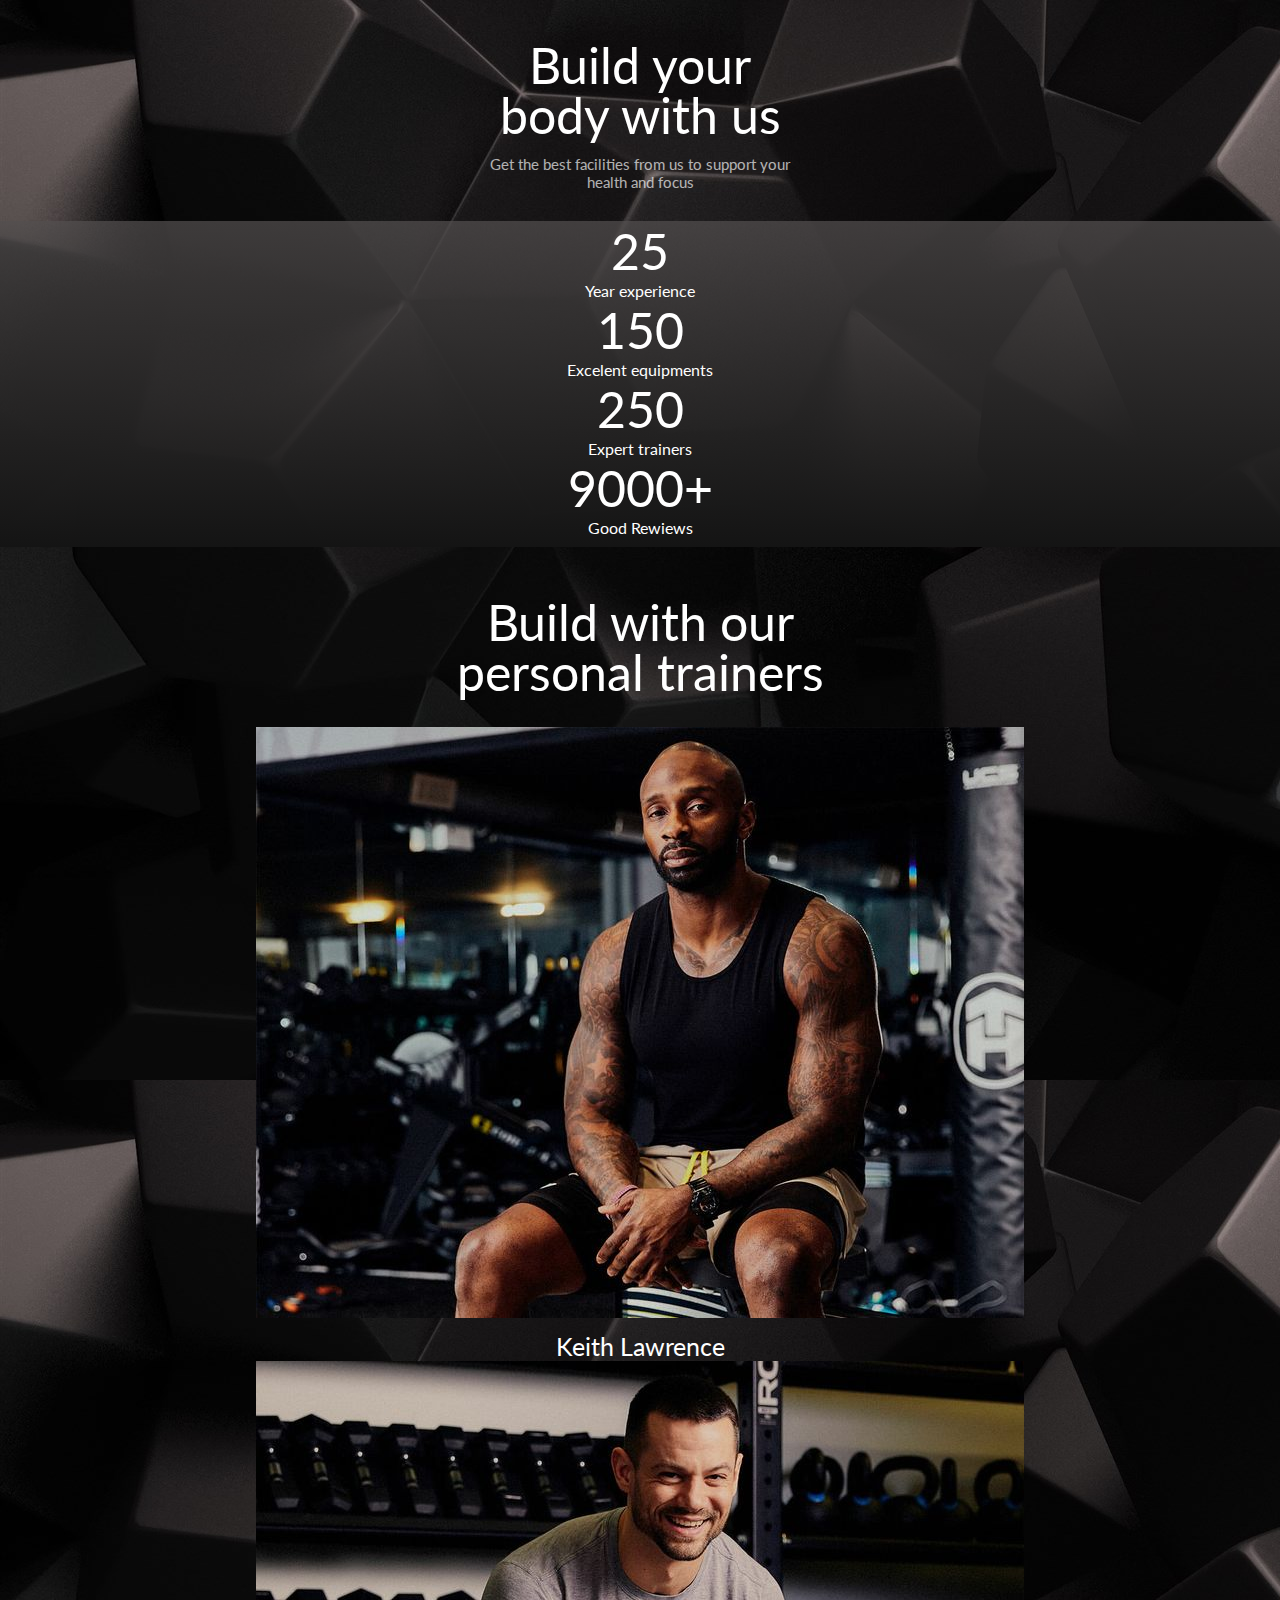
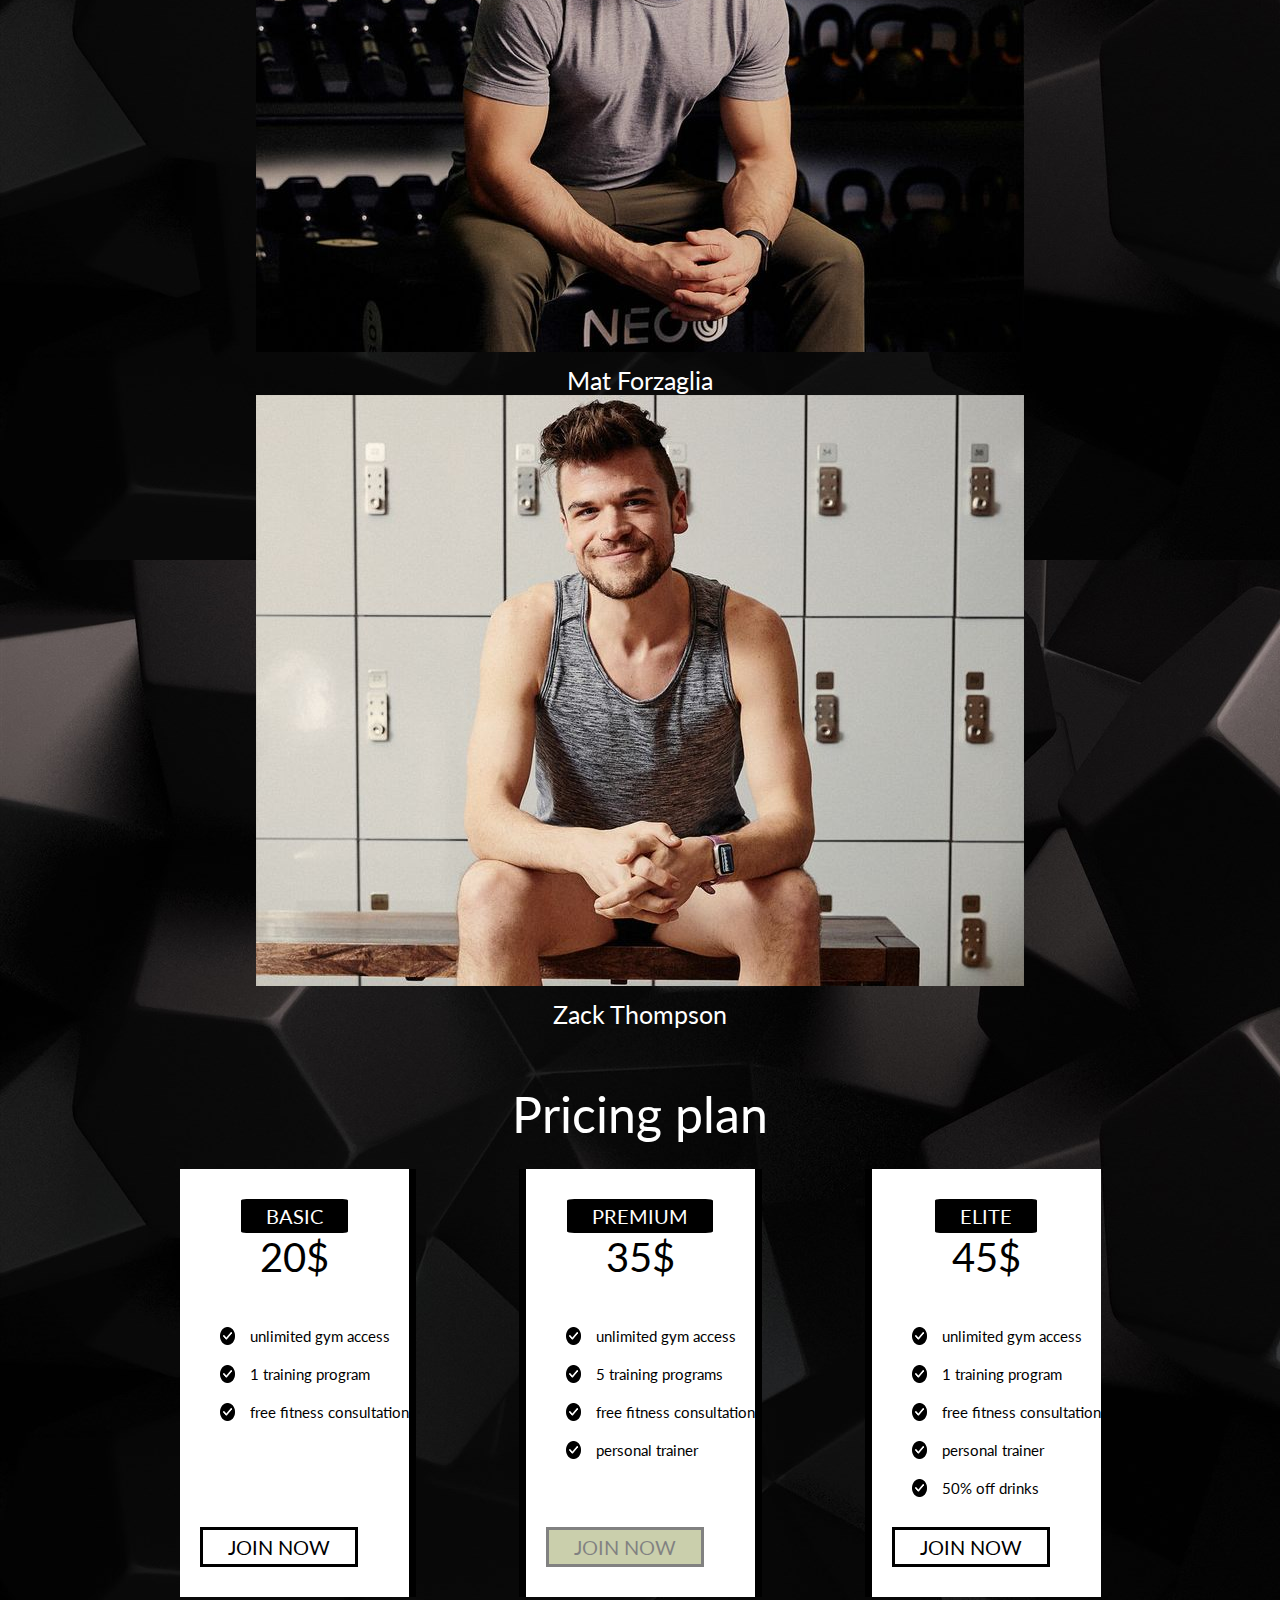
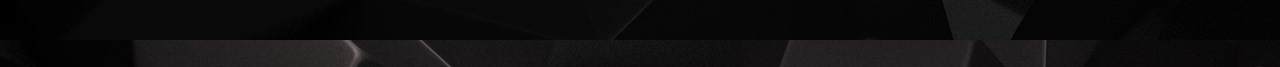
<file: html/container.html>
<!DOCTYPE html>
<html lang="en">

<head>
	<meta charset="UTF-8">
	<meta http-equiv="X-UA-Compatible" content="IE=edge">
	<meta name="viewport" content="width=device-width, initial-scale=1.0">
	<title>Container</title>
	<link rel="stylesheet" href="../css/lending.css">
	<link href="https://cdn.jsdelivr.net/npm/bootstrap@5.1.3/dist/css/bootstrap.min.css" rel="stylesheet"
		integrity="sha384-1BmE4kWBq78iYhFldvKuhfTAU6auU8tT94WrHftjDbrCEXSU1oBoqyl2QvZ6jIW3" crossorigin="anonymous">
	<link rel="preconnect" href="https://fonts.googleapis.com">
	<link rel="preconnect" href="https://fonts.gstatic.com" crossorigin>
	<link href="https://fonts.googleapis.com/css2?family=Lato&display=swap" rel="stylesheet">
</head>

<body>
	<div class="containers">
		<div class="section1">
			<div class="container">
				<div class="container__header">
					<div class="container__title">Build your<br /> body with us</div>
					<div class="container__subtitle">Get the best facilities from us to support your<br />
						health and focus</div>
				</div>

				<div class="container__body">
					<div class="row">
						<div class=" container__body-item col-lg-3 col-sm-6 col-xs-6">
							<div class="container__body-title">
								25
							</div>
							<div class="container__body-content">
								Year experience
							</div>
						</div>
						<div class="container__body-item col-lg-3 col-sm-6 col-xs-6">
							<div class="container__body-title">
								150
							</div>
							<div class="container__body-content">
								Excelent equipments
							</div>
						</div>
						<div class="container__body-item col-lg-3 col-sm-6 col-xs-6">
							<div class="container__body-title">
								250
							</div>
							<div class="container__body-content">
								Expert trainers
							</div>
						</div>
						<div class="container__body-item col-lg-3 col-sm-6 col-xs-6">
							<div class="container__body-title">
								9000+
							</div>
							<div class="container__body-content">
								Good Rewiews
							</div>
						</div>
					</div>
				</div>

			</div>
		</div>

		<div class="section2">
			<div class="section2__title">
				Build with our<br />personal trainers
			</div>
			<div class="containers">
				<div class="row">
					<div class="section2__item col-sm-4 col-xs-12 ">
						<div class="section2__item-image">
							<img class="item__image" src="../img/lending/trainer1.jpg" alt="">
						</div>
						<div class="section2__item-text">
							Keith Lawrence
						</div>
					</div>
					<div class="section2__item col-sm-4 col-xs-12 ">
						<div class="section2__item-image">
							<img class="item__image" src="../img/lending/trainer2.jpg" alt="">
						</div>
						<div class="section2__item-text">
							Mat Forzaglia
						</div>

					</div>
					<div class="section2__item col-sm-4 col-xs-12 ">
						<div class="section2__item-image">
							<img class="item__image" src="../img/lending/trainer3.jpg" alt="">
						</div>
						<div class="section2__item-text">
							Zack Thompson
						</div>
					</div>

				</div>

			</div>
		</div>

		<div class="section3">
			<div class="section2__title">
				Pricing plan
			</div>
			<div class="conteiner">
				<div class="row">
					<div class="section3__item col-md-4 ">
						<div class="section3__header">
							<div class="section3__header-title">BASIC</div>
							<div class="section3__header-item">20$</div>
						</div>
						<div class="section3__body">
							<ul type="none" class="section3__list">
								<li class="section3__link">unlimited gym access</li>
								<li class="section3__link">1 training program</li>
								<li class="section3__link">free fitness consultation</li>
							</ul>
						</div>
						<div class="section3__footer">
							<div class="section3__footer-text">
								JOIN NOW
							</div>
						</div>

					</div>
					<div class="section3__item col-md-4 ">
						<div class="section3__header">
							<div class="section3__header-title">PREMIUM</div>
							<div class="section3__header-item">35$</div>
						</div>
						<div class="section3__body">
							<ul type="none" class="section3__list">
								<li class="section3__link">unlimited gym access</li>
								<li class="section3__link">5 training programs</li>
								<li class="section3__link">free fitness consultation</li>
								<li class="section3__link">personal trainer</li>
							</ul>
						</div>
						<div class="section3__footer">
							<div class="section3__footer-text section3__footer-active">
								JOIN NOW
							</div>
						</div>

					</div>
					<div class="section3__item col-md-4 ">
						<div class="section3__header">
							<div class="section3__header-title">ELITE</div>
							<div class="section3__header-item">45$</div>
						</div>
						<div class="section3__body">
							<ul type="none" class="section3__list">
								<li class="section3__link">unlimited gym access</li>
								<li class="section3__link">1 training program</li>
								<li class="section3__link">free fitness consultation</li>
								<li class="section3__link">personal trainer</li>
								<li class="section3__link">50% off drinks</li>
							</ul>
						</div>
						<div class="section3__footer">
							<div class="section3__footer-text">
								JOIN NOW
							</div>
						</div>

					</div>

				</div>

			</div>
		</div>


	</div>
</body>

</html>
</file>
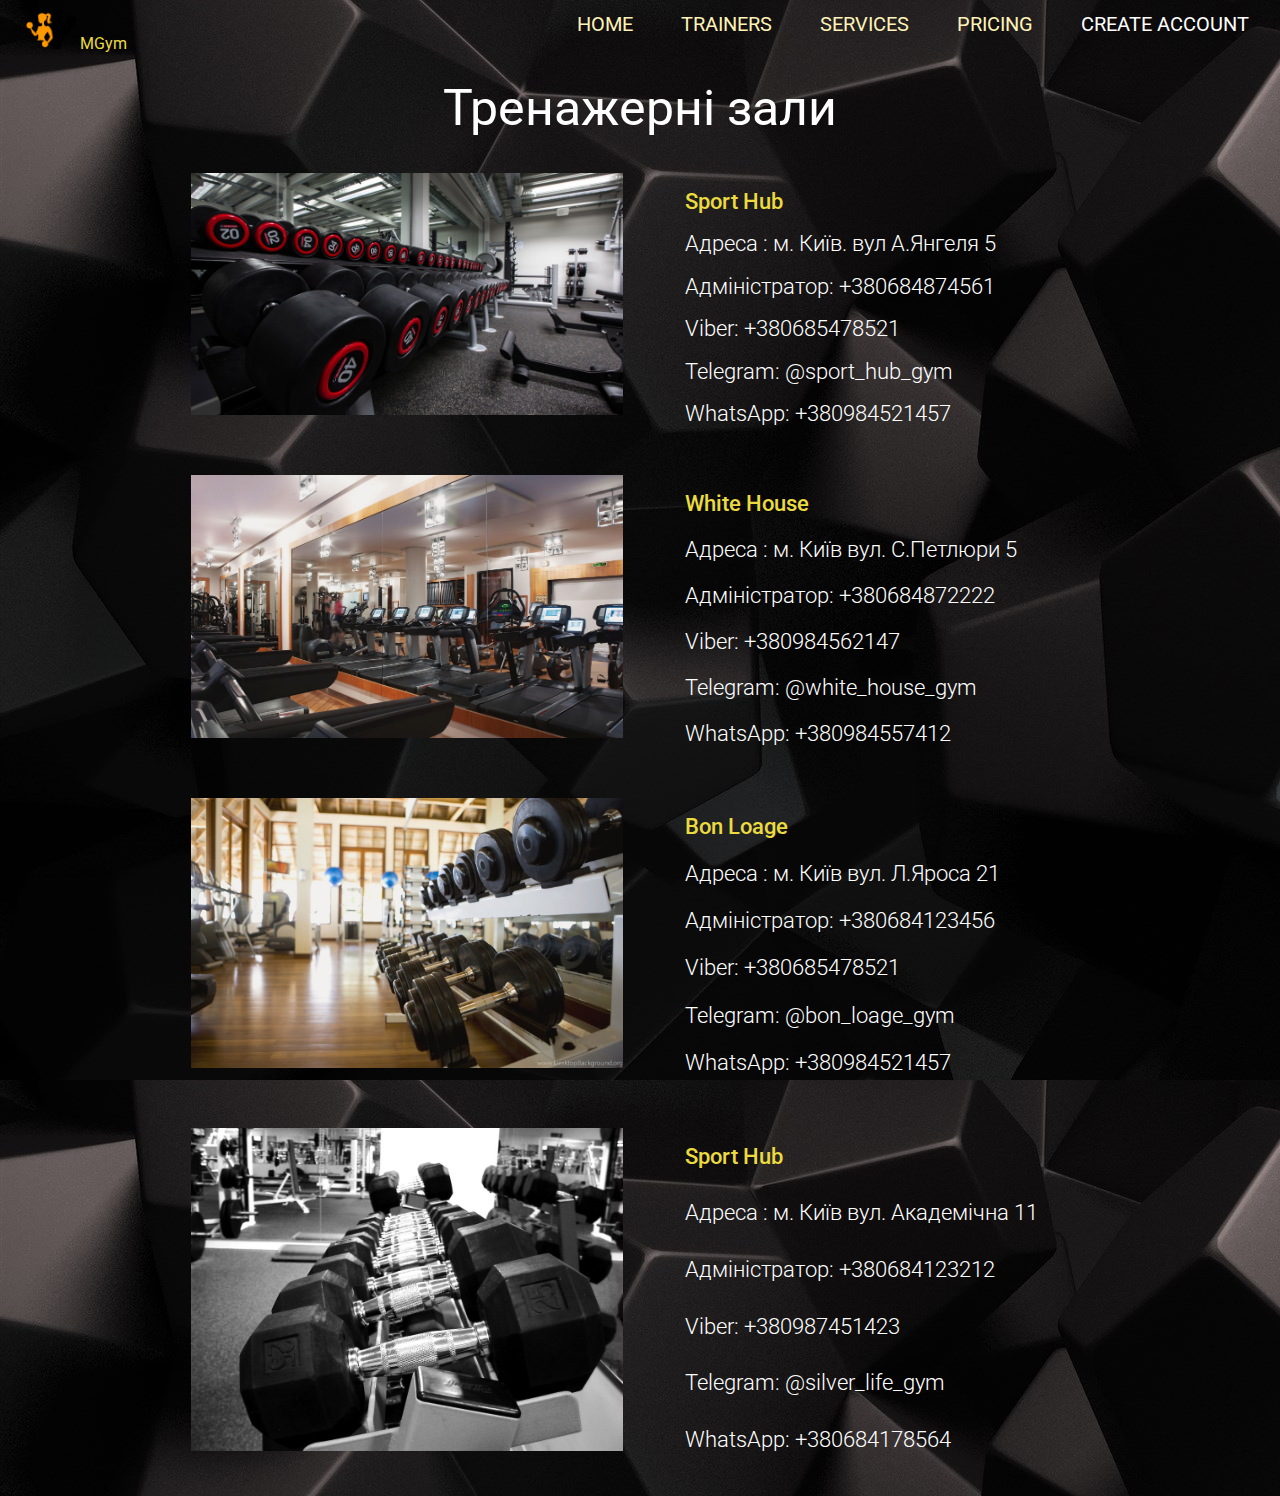
<file: html/info.html>
<!DOCTYPE html>
<html lang="en">

<head>
	<meta charset="UTF-8">
	<meta http-equiv="X-UA-Compatible" content="IE=edge">
	<meta name="viewport" content="width=device-width, initial-scale=1.0">
	<title>Info</title>
	<link rel="stylesheet" href="../css/info.css">
	<link href="https://cdn.jsdelivr.net/npm/bootstrap@5.1.3/dist/css/bootstrap.min.css" rel="stylesheet"
		integrity="sha384-1BmE4kWBq78iYhFldvKuhfTAU6auU8tT94WrHftjDbrCEXSU1oBoqyl2QvZ6jIW3" crossorigin="anonymous">
	<link rel="preconnect" href="https://fonts.googleapis.com">
	<link rel="preconnect" href="https://fonts.gstatic.com" crossorigin>
	<link href="https://fonts.googleapis.com/css2?family=Lato&display=swap" rel="stylesheet">
	<link rel="icon" href="../img/lending/logo.png">
</head>

<body>
	<div class="containers">
		<header class="header__container">
			<div class="header">
				<div class="header__logo">
					<img src="../img/lending/logo.png" alt="">
					<span>MGym</span>
				</div>
				<nav>
					<div class="topnav" id="myTopnav">
						<a class="topnav__item" href="../index.html">HOME</a>
						<a class="topnav__item" href="trainers.html">TRAINERS</a>
						<a class="topnav__item" href="services.html">SERVICES</a>
						<a class="topnav__item" href="pricing.html">PRICING</a>
						<a class="topnav__item create-account" href="registration.html">CREATE ACCOUNT</a>
						<a href="#" id="menu" class="icon">&#9776</a>
					</div>
				</nav>
			</div>
		</header>

		<div class="container__body">
			<div class="container__header">
				<div class="container__title">Тренажерні зали</div>
			</div>
			<div class="row" style="width: 100%;">
				<div class="col-md-12 row__item" style="width: 85%;">
					<div class="col-sm-12__img row__item-img">
						<img class="row__item-img-image" src="../img/lending/gym1.jpg" alt="">
					</div>
					<ul type="none" class="col-sm-12__list">
						<li class="list__item-head" style="font-weight: 500;">Sport Hub</li>
						<li>Адреса : м. Київ. вул А.Янгеля 5</li>
						<li>Адміністратор: +380684874561</li>
						<li>Viber: +380685478521</li>
						<li>Telegram: @sport_hub_gym</li>
						<li>WhatsApp: +380984521457</li>
					</ul>
				</div>
				<div class="col-md-12 row__item" style="width: 85%;">
					<div class="col-sm-12__img row__item-img">
						<img class="row__item-img-image" src="../img/lending/gym2.jpg" alt="">
					</div>
					<ul type="none" class="col-sm-12__list">
						<li class="list__item-head" style="font-weight: 500;">White House</li>
						<li>Адреса : м. Київ вул. С.Петлюри 5</li>
						<li>Адміністратор: +380684872222</li>
						<li>Viber: +380984562147</li>
						<li>Telegram: @white_house_gym</li>
						<li>WhatsApp: +380984557412</li>
					</ul>
				</div>
				<div class="col-md-12 row__item" style="width: 85%;">
					<div class="col-sm-12__img row__item-img">
						<img class="row__item-img-image" src="../img/lending/gym3.jpg" alt="">
					</div>
					<ul type="none" class="col-sm-12__list">
						<li class="list__item-head" style="font-weight: 500;">Bon Loage</li>
						<li>Адреса : м. Київ вул. Л.Яроса 21</li>
						<li>Адміністратор: +380684123456</li>
						<li>Viber: +380685478521</li>
						<li>Telegram: @bon_loage_gym</li>
						<li>WhatsApp: +380984521457</li>
					</ul>
				</div>
				<div class="col-md-12 row__item" style="width: 85%;">
					<div class="col-sm-12__img row__item-img">
						<img class="row__item-img-image" src="../img/lending/gym4.jpg" alt="">
					</div>
					<ul type="none" class="col-sm-12__list">
						<li class="list__item-head" style="font-weight: 500;">Sport Hub</li>
						<li>Адреса : м. Київ вул. Академічна 11</li>
						<li>Адміністратор: +380684123212</li>
						<li>Viber: +380987451423</li>
						<li>Telegram: @silver_life_gym</li>
						<li>WhatsApp: +380684178564</li>
					</ul>
				</div>
			</div>
		</div>
	</div>
</body>

<script src="../js/script.js"></script>

</html>
</file>
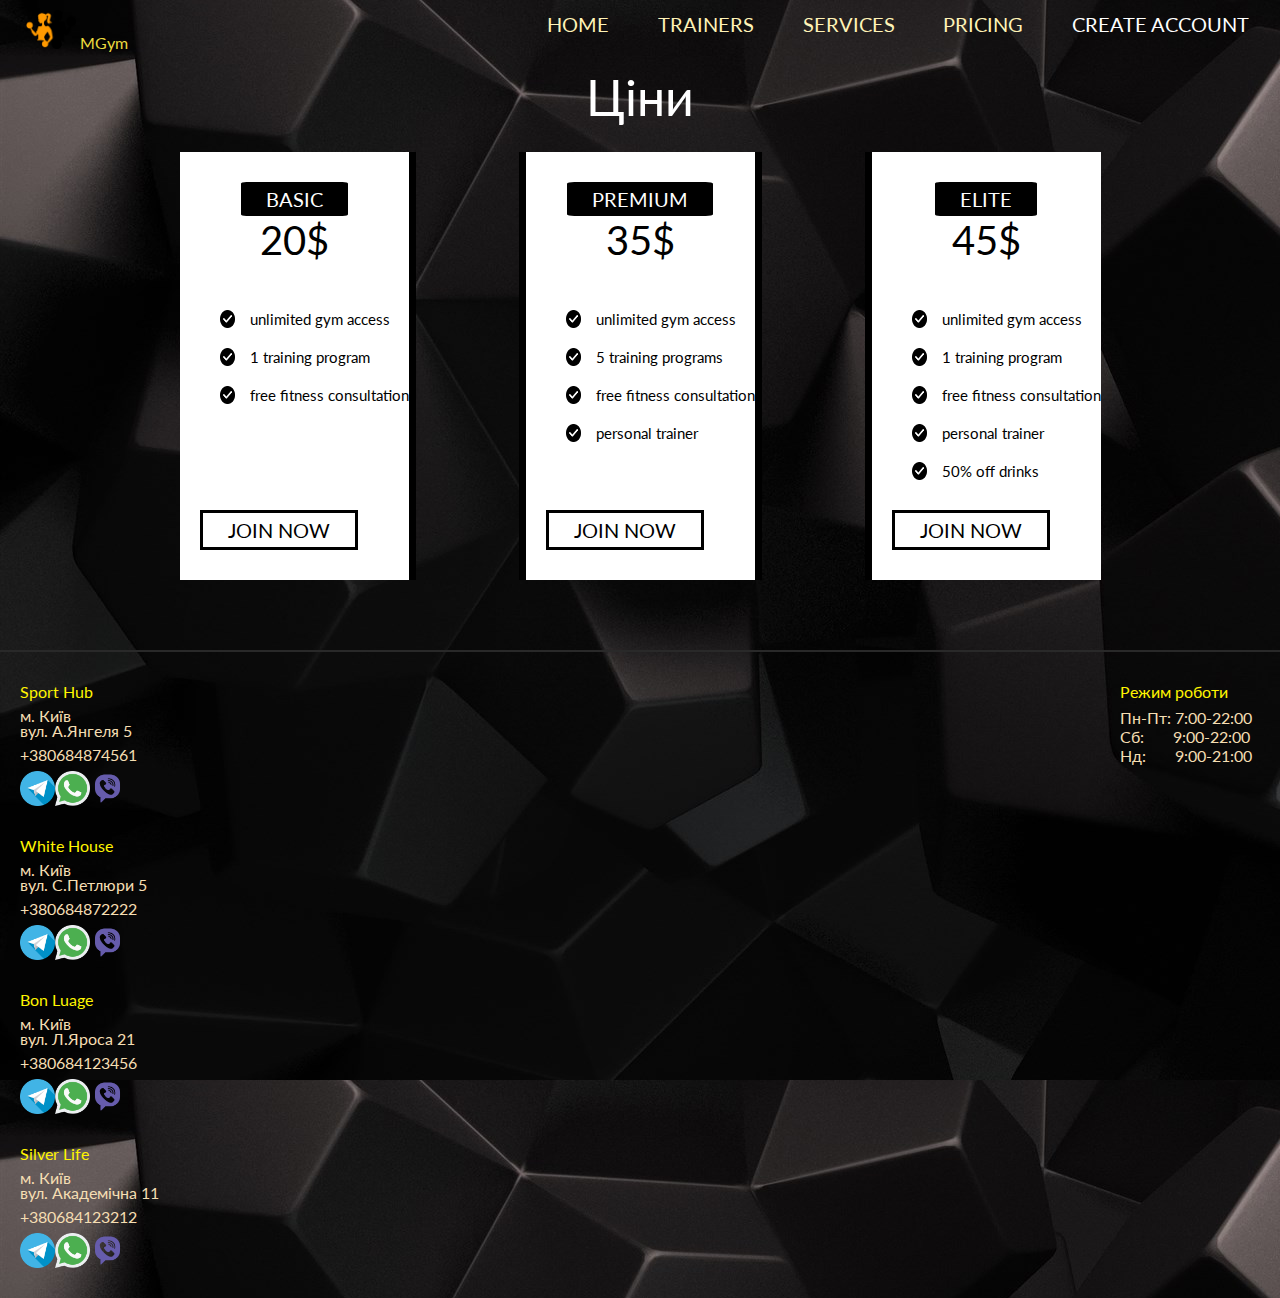
<file: html/pricing.html>
<!DOCTYPE html>
<html lang="en">

<head>
	<meta charset="UTF-8">
	<meta http-equiv="X-UA-Compatible" content="IE=edge">
	<meta name="viewport" content="width=device-width, initial-scale=1.0">
	<title>Pricing</title>
	<link rel="stylesheet" href="../css/pricing.css">
	<link href="https://cdn.jsdelivr.net/npm/bootstrap@5.1.3/dist/css/bootstrap.min.css" rel="stylesheet"
		integrity="sha384-1BmE4kWBq78iYhFldvKuhfTAU6auU8tT94WrHftjDbrCEXSU1oBoqyl2QvZ6jIW3" crossorigin="anonymous">
	<link rel="preconnect" href="https://fonts.googleapis.com">
	<link rel="preconnect" href="https://fonts.gstatic.com" crossorigin>
	<link href="https://fonts.googleapis.com/css2?family=Lato&display=swap" rel="stylesheet">
	<link rel="icon" href="../img/lending/logo.png">
</head>

<body>
	<div class="containers">
		<header class="header__container">
			<div class="header">
				<div class="header__logo">
					<img src="../img/lending/logo.png" alt="">
					<span>MGym</span>
				</div>
				<nav>
					<div class="topnav" id="myTopnav">
						<a class="topnav__item" href="../index.html">HOME</a>
						<a class="topnav__item" href="trainers.html">TRAINERS</a>
						<a class="topnav__item" href="services.html">SERVICES</a>
						<a class="topnav__item" href="pricing.html">PRICING</a>
						<a class="topnav__item create-account" href="registration.html">CREATE ACCOUNT</a>
						<a href="#" id="menu" class="icon">&#9776</a>
					</div>
				</nav>
			</div>
		</header>

		<div class="section3">
			<div class="section3__title">
				Ціни
			</div>
			<div class="conteiner">
				<div class="row">
					<div class="section3__item col-md-4 ">
						<div class="section3__header">
							<div class="section3__header-title">BASIC</div>
							<div class="section3__header-item">20$</div>
						</div>
						<div class="section3__body">
							<ul type="none" class="section3__list">
								<li class="section3__link">unlimited gym access</li>
								<li class="section3__link">1 training program</li>
								<li class="section3__link">free fitness consultation</li>
							</ul>
						</div>
						<div class="section3__footer">
							<div class="section3__footer-text">
								JOIN NOW
							</div>
						</div>

					</div>
					<div class="section3__item col-md-4 ">
						<div class="section3__header">
							<div class="section3__header-title">PREMIUM</div>
							<div class="section3__header-item">35$</div>
						</div>
						<div class="section3__body">
							<ul type="none" class="section3__list">
								<li class="section3__link">unlimited gym access</li>
								<li class="section3__link">5 training programs</li>
								<li class="section3__link">free fitness consultation</li>
								<li class="section3__link">personal trainer</li>
							</ul>
						</div>
						<div class="section3__footer">
							<div class="section3__footer-text section3__footer-active">
								JOIN NOW
							</div>
						</div>

					</div>
					<div class="section3__item col-md-4 ">
						<div class="section3__header">
							<div class="section3__header-title">ELITE</div>
							<div class="section3__header-item">45$</div>
						</div>
						<div class="section3__body">
							<ul type="none" class="section3__list">
								<li class="section3__link">unlimited gym access</li>
								<li class="section3__link">1 training program</li>
								<li class="section3__link">free fitness consultation</li>
								<li class="section3__link">personal trainer</li>
								<li class="section3__link">50% off drinks</li>
							</ul>
						</div>
						<div class="section3__footer">
							<div class="section3__footer-text">
								JOIN NOW
							</div>
						</div>

					</div>

				</div>

			</div>
		</div>

		<div class="section4">

			<div class="containers">
				<div class="row">
					<div class="section4__item col-md-6 col-lg-3 col-sm-12">
						<div class="section4__title">
							Sport Hub
						</div>
						<div class="section4__address">
							м. Київ<br />вул. А.Янгеля 5
						</div>
						<div class="section4__phone">
							+380684874561
						</div>
						<div class="section4__icons">
							<img class="section4__icons-ico" src="../img/lending/telegram.png" alt="">
							<img class="section4__icons-ico" src="../img/lending/whatsapp.png" alt="">
							<img class="section4__icons-ico" src="../img/lending/viber.png" alt="">
						</div>
					</div>
					<div class="section4__item col-md-6 col-lg-3 col-sm-12">
						<div class="section4__title">
							White House
						</div>
						<div class="section4__address">
							м. Київ<br />вул. С.Петлюри 5
						</div>
						<div class="section4__phone">
							+380684872222
						</div>
						<div class="section4__icons">
							<img class="section4__icons-ico" src="../img/lending/telegram.png" alt="">
							<img class="section4__icons-ico" src="../img/lending/whatsapp.png" alt="">
							<img class="section4__icons-ico" src="../img/lending/viber.png" alt="">
						</div>
					</div>
					<div class="section4__item col-md-6 col-lg-3 col-sm-12">
						<div class="section4__title">
							Bon Luage
						</div>
						<div class="section4__address">
							м. Київ<br />вул. Л.Яроса 21
						</div>
						<div class="section4__phone">
							+380684123456
						</div>
						<div class="section4__icons">
							<img class="section4__icons-ico" src="../img/lending/telegram.png" alt="">
							<img class="section4__icons-ico" src="../img/lending/whatsapp.png" alt="">
							<img class="section4__icons-ico" src="../img/lending/viber.png" alt="">
						</div>
					</div>
					<div class="section4__item col-md-6 col-lg-3 col-sm-12">
						<div class="section4__title">
							Silver Life
						</div>
						<div class="section4__address">
							м. Київ<br />вул. Академічна 11
						</div>
						<div class="section4__phone">
							+380684123212
						</div>
						<div class="section4__icons">
							<img class="section4__icons-ico" src="../img/lending/telegram.png" alt="">
							<img class="section4__icons-ico" src="../img/lending/whatsapp.png" alt="">
							<img class="section4__icons-ico" src="../img/lending/viber.png" alt="">
						</div>
					</div>

				</div>
				<div class="section4__item-schedule ">
					<div class="section4__title">
						Режим роботи
					</div>
					<div class="section4__text">
						Пн-Пт: 7:00-22:00 <br />
						Сб: <span>9:00-22:00</span><br />
						Нд: <span>9:00-21:00</span><br />
					</div>
				</div>
			</div>

		</div>
	</div>
	</div>
</body>

<script src="../js/script.js"></script>

</html>
</file>
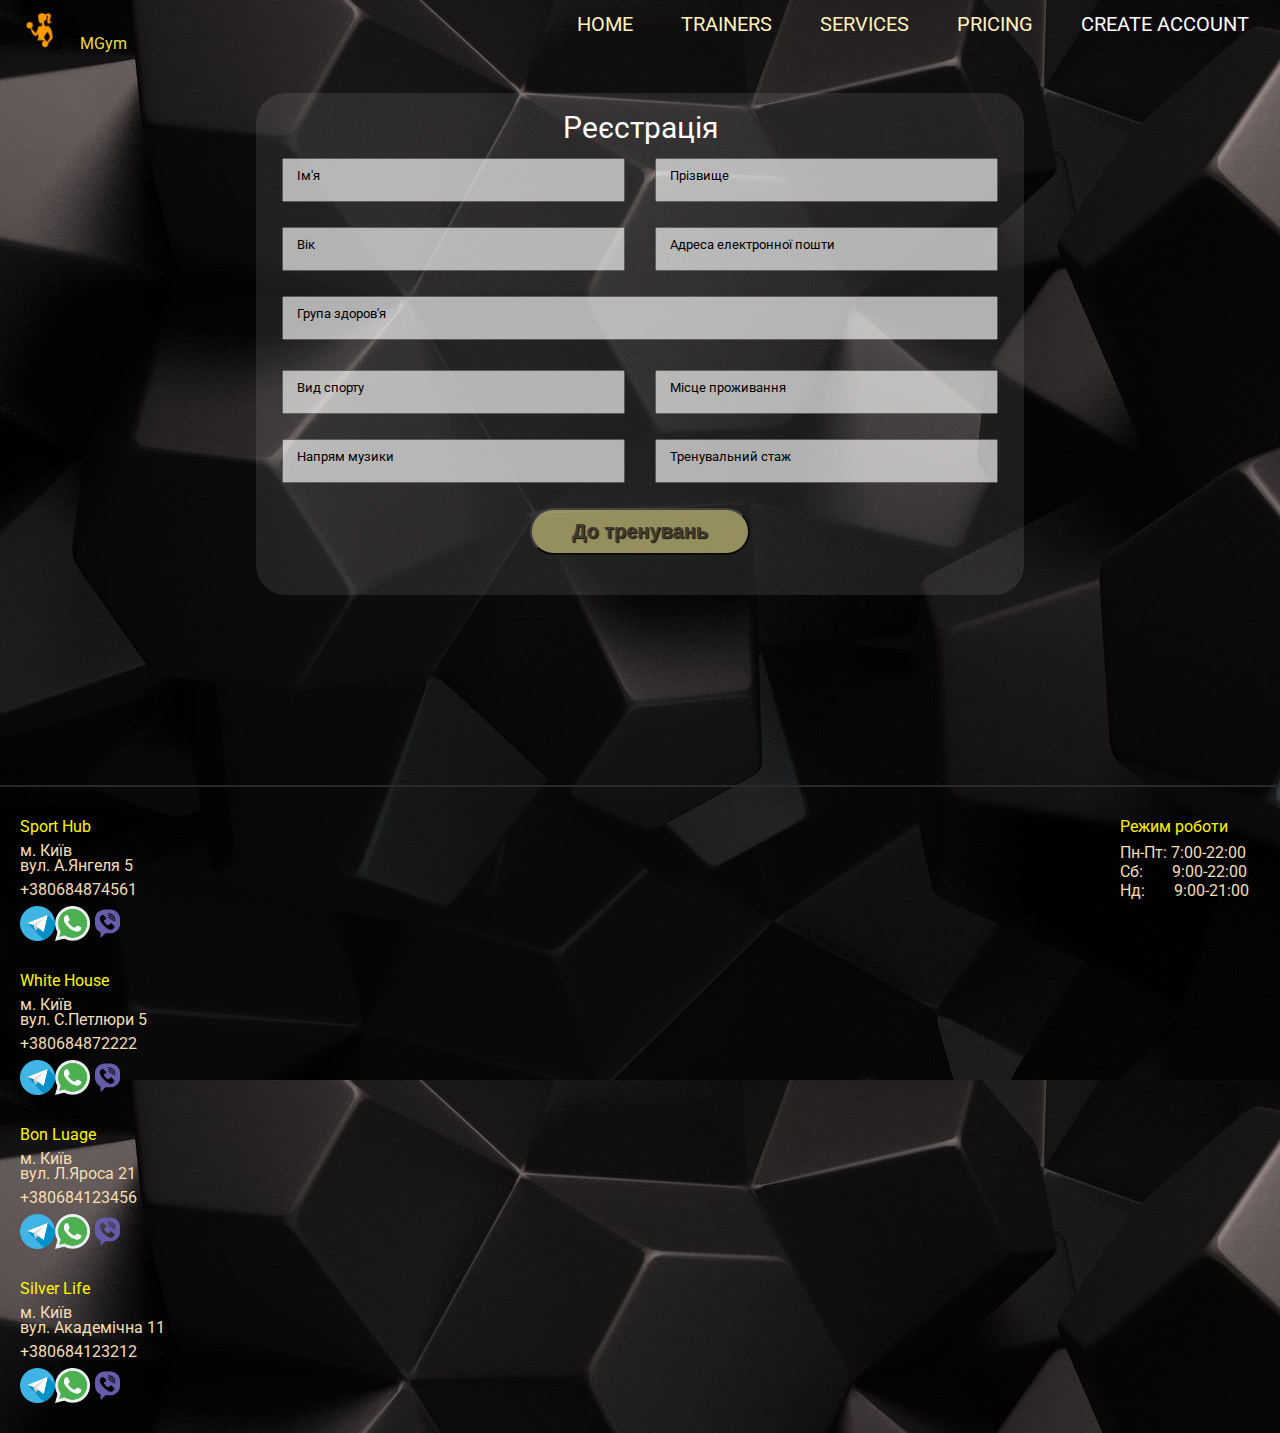
<file: html/registration.html>
<!DOCTYPE html>
<html lang="en">

<head>
	<meta charset="UTF-8">
	<meta http-equiv="X-UA-Compatible" content="IE=edge">
	<meta name="viewport" content="width=device-width, initial-scale=1.0">
	<title>Services</title>
	<link rel="stylesheet" href="../css/registration.css">
	<link href="https://cdn.jsdelivr.net/npm/bootstrap@5.1.3/dist/css/bootstrap.min.css" rel="stylesheet"
		integrity="sha384-1BmE4kWBq78iYhFldvKuhfTAU6auU8tT94WrHftjDbrCEXSU1oBoqyl2QvZ6jIW3" crossorigin="anonymous">
	<link rel="preconnect" href="https://fonts.googleapis.com">
	<link rel="preconnect" href="https://fonts.gstatic.com" crossorigin>
	<link href="https://fonts.googleapis.com/css2?family=Lato&display=swap" rel="stylesheet">
	<link rel="preconnect" href="https://fonts.googleapis.com">
	<link rel="preconnect" href="https://fonts.gstatic.com" crossorigin>
	<link href="https://fonts.googleapis.com/css2?family=Roboto:wght@300;400&display=swap" rel="stylesheet">
	<link rel="icon" href="../img/lending/logo.png">
</head>

<body>
	<div class="containers">
		<header class="header__container">
			<div class="header">
				<div class="header__logo">
					<img src="../img/lending/logo.png" alt="">
					<span>MGym</span>
				</div>
				<nav>
					<div class="topnav" id="myTopnav">
						<a class="topnav__item" href="../index.html">HOME</a>
						<a class="topnav__item" href="trainers.html">TRAINERS</a>
						<a class="topnav__item" href="services.html">SERVICES</a>
						<a class="topnav__item" href="pricing.html">PRICING</a>
						<a class="topnav__item create-account" href="registration.html">CREATE ACCOUNT</a>
						<a href="#" id="menu" class="icon">&#9776</a>
					</div>
				</nav>
			</div>
		</header>

		<div class="section2">
			<div class=" section2__title">
				Реєстрація
			</div>
			<div class="containers">
				<div class="content">
					<form class="content__form" action="">
						<div class="content__top1">
							<div class="content__item">
								<input type="text" name="" id="">
								<span class="content__item-text">Ім'я</span>
							</div>
							<div class="content__item">
								<input type="text" name="" id="">
								<span class="content__item-text">Прізвище</span>
							</div>
						</div>
						<div class="content__top2">
							<div class="content__item">
								<input type="text" name="" id="">
								<span class="content__item-text">Вік</span>
							</div>
							<div class="content__item">
								<input type="text" name="" id="">
								<span class="content__item-text">Адреса електронної пошти</span>
							</div>
						</div>
						<div class="content__middle">
							<div class="content__item content__item-middle">
								<input type="text" name="" id="">
								<span class="content__item-text">Група здоров'я</span>
							</div>
						</div>
						<div class="content__bottom1">
							<div class="content__item">
								<input type="text" name="" id="">
								<span class="content__item-text">Вид спорту</span>
							</div>
							<div class="content__item">
								<input type="text" name="" id="">
								<span class="content__item-text">Місце проживання</span>
							</div>
						</div>
						<div class="content__bottom2">
							<div class="content__item">
								<input type="text" name="" id="">
								<span class="content__item-text">Напрям музики</span>
							</div>
							<div class="content__item">
								<input type="text" name="" id="">
								<span class="content__item-text">Тренувальний стаж</span>
							</div>
						</div>
						<div class="form__button">
							<button>До тренувань</button>
						</div>
					</form>
				</div>
			</div>
		</div>

		<div class="section4">

			<div class="containers">
				<div class="row">
					<div class="section4__item col-md-6 col-lg-3 col-sm-12">
						<div class="section4__title">
							Sport Hub
						</div>
						<div class="section4__address">
							м. Київ<br />вул. А.Янгеля 5
						</div>
						<div class="section4__phone">
							+380684874561
						</div>
						<div class="section4__icons">
							<img class="section4__icons-ico" src="../img/lending/telegram.png" alt="">
							<img class="section4__icons-ico" src="../img/lending/whatsapp.png" alt="">
							<img class="section4__icons-ico" src="../img/lending/viber.png" alt="">
						</div>
					</div>
					<div class="section4__item col-md-6 col-lg-3 col-sm-12">
						<div class="section4__title">
							White House
						</div>
						<div class="section4__address">
							м. Київ<br />вул. С.Петлюри 5
						</div>
						<div class="section4__phone">
							+380684872222
						</div>
						<div class="section4__icons">
							<img class="section4__icons-ico" src="../img/lending/telegram.png" alt="">
							<img class="section4__icons-ico" src="../img/lending/whatsapp.png" alt="">
							<img class="section4__icons-ico" src="../img/lending/viber.png" alt="">
						</div>
					</div>
					<div class="section4__item col-md-6 col-lg-3 col-sm-12">
						<div class="section4__title">
							Bon Luage
						</div>
						<div class="section4__address">
							м. Київ<br />вул. Л.Яроса 21
						</div>
						<div class="section4__phone">
							+380684123456
						</div>
						<div class="section4__icons">
							<img class="section4__icons-ico" src="../img/lending/telegram.png" alt="">
							<img class="section4__icons-ico" src="../img/lending/whatsapp.png" alt="">
							<img class="section4__icons-ico" src="../img/lending/viber.png" alt="">
						</div>
					</div>
					<div class="section4__item col-md-6 col-lg-3 col-sm-12">
						<div class="section4__title">
							Silver Life
						</div>
						<div class="section4__address">
							м. Київ<br />вул. Академічна 11
						</div>
						<div class="section4__phone">
							+380684123212
						</div>
						<div class="section4__icons">
							<img class="section4__icons-ico" src="../img/lending/telegram.png" alt="">
							<img class="section4__icons-ico" src="../img/lending/whatsapp.png" alt="">
							<img class="section4__icons-ico" src="../img/lending/viber.png" alt="">
						</div>
					</div>

				</div>
				<div class="section4__item-schedule ">
					<div class="section4__title">
						Режим роботи
					</div>
					<div class="section4__text">
						Пн-Пт: 7:00-22:00 <br />
						Сб: <span>9:00-22:00</span><br />
						Нд: <span>9:00-21:00</span><br />
					</div>
				</div>
			</div>

		</div>
	</div>
</body>

<script src="../js/script.js"></script>

</html>
</file>
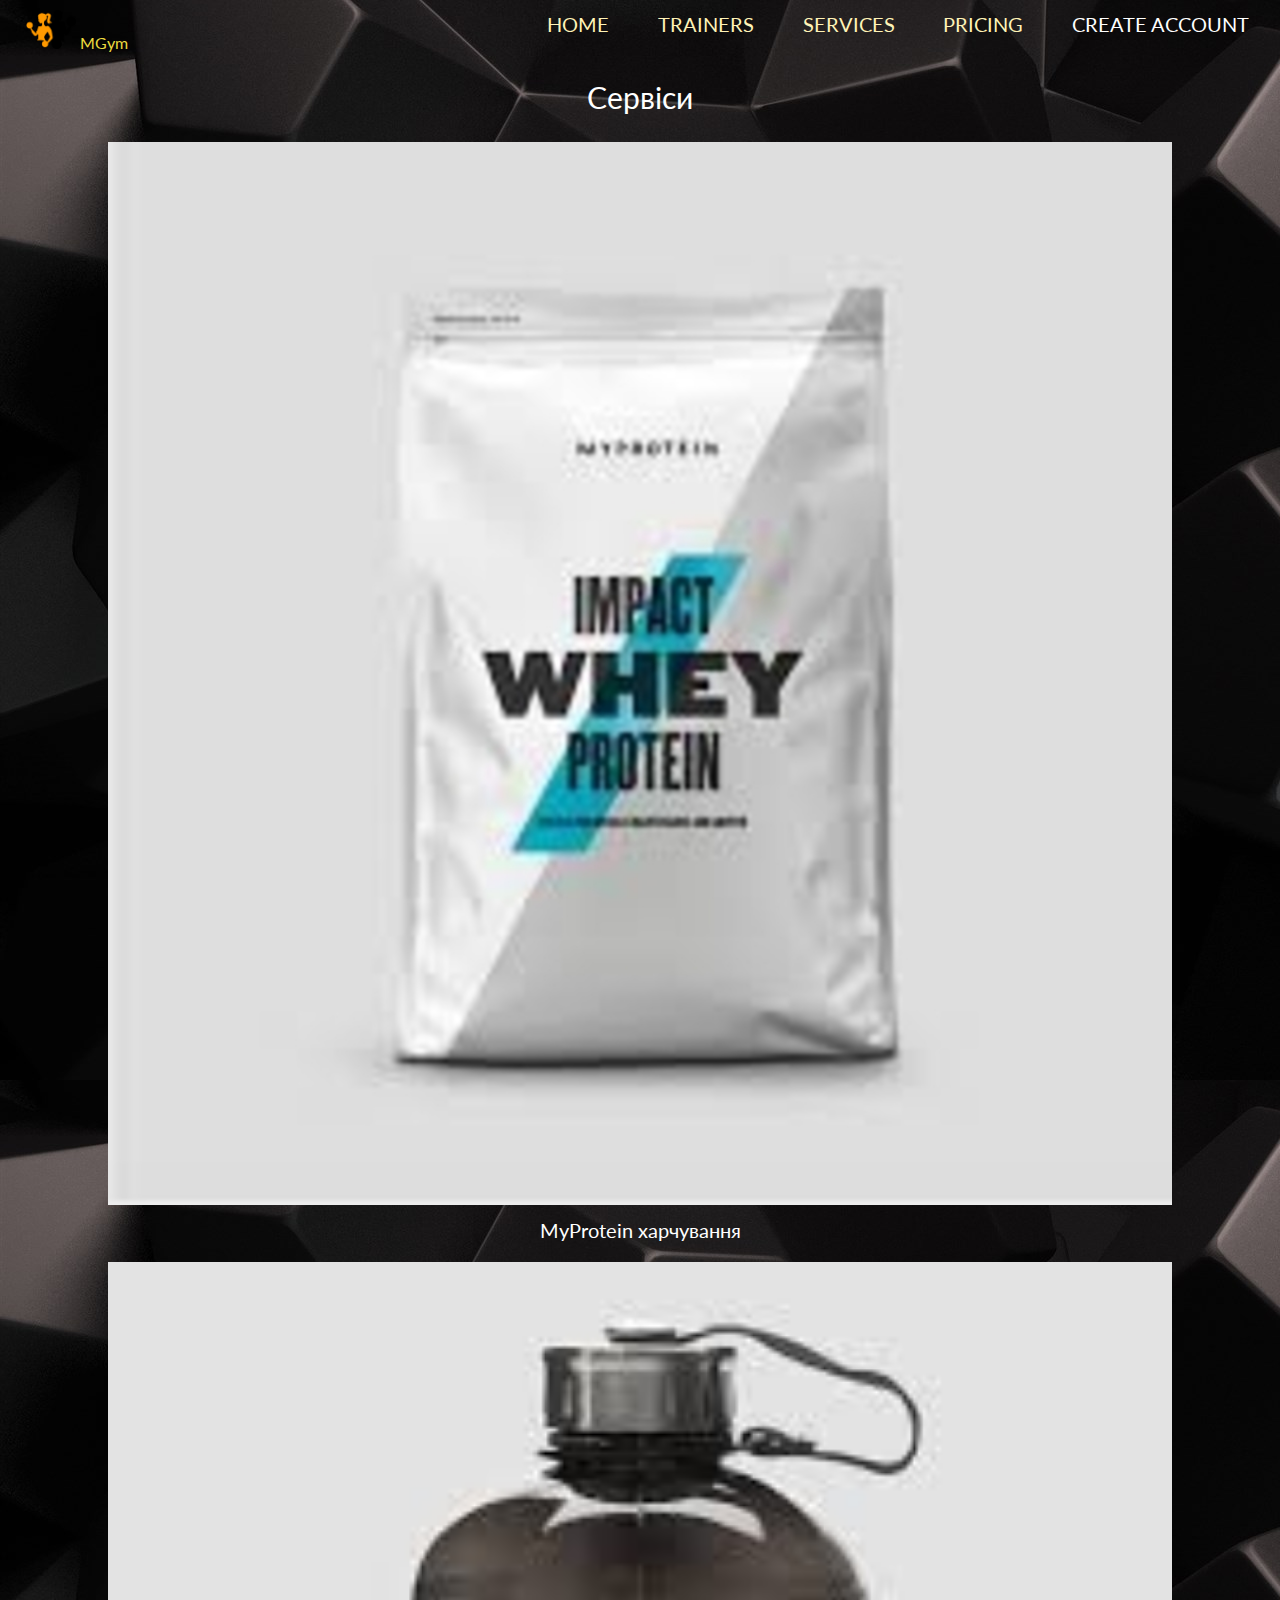
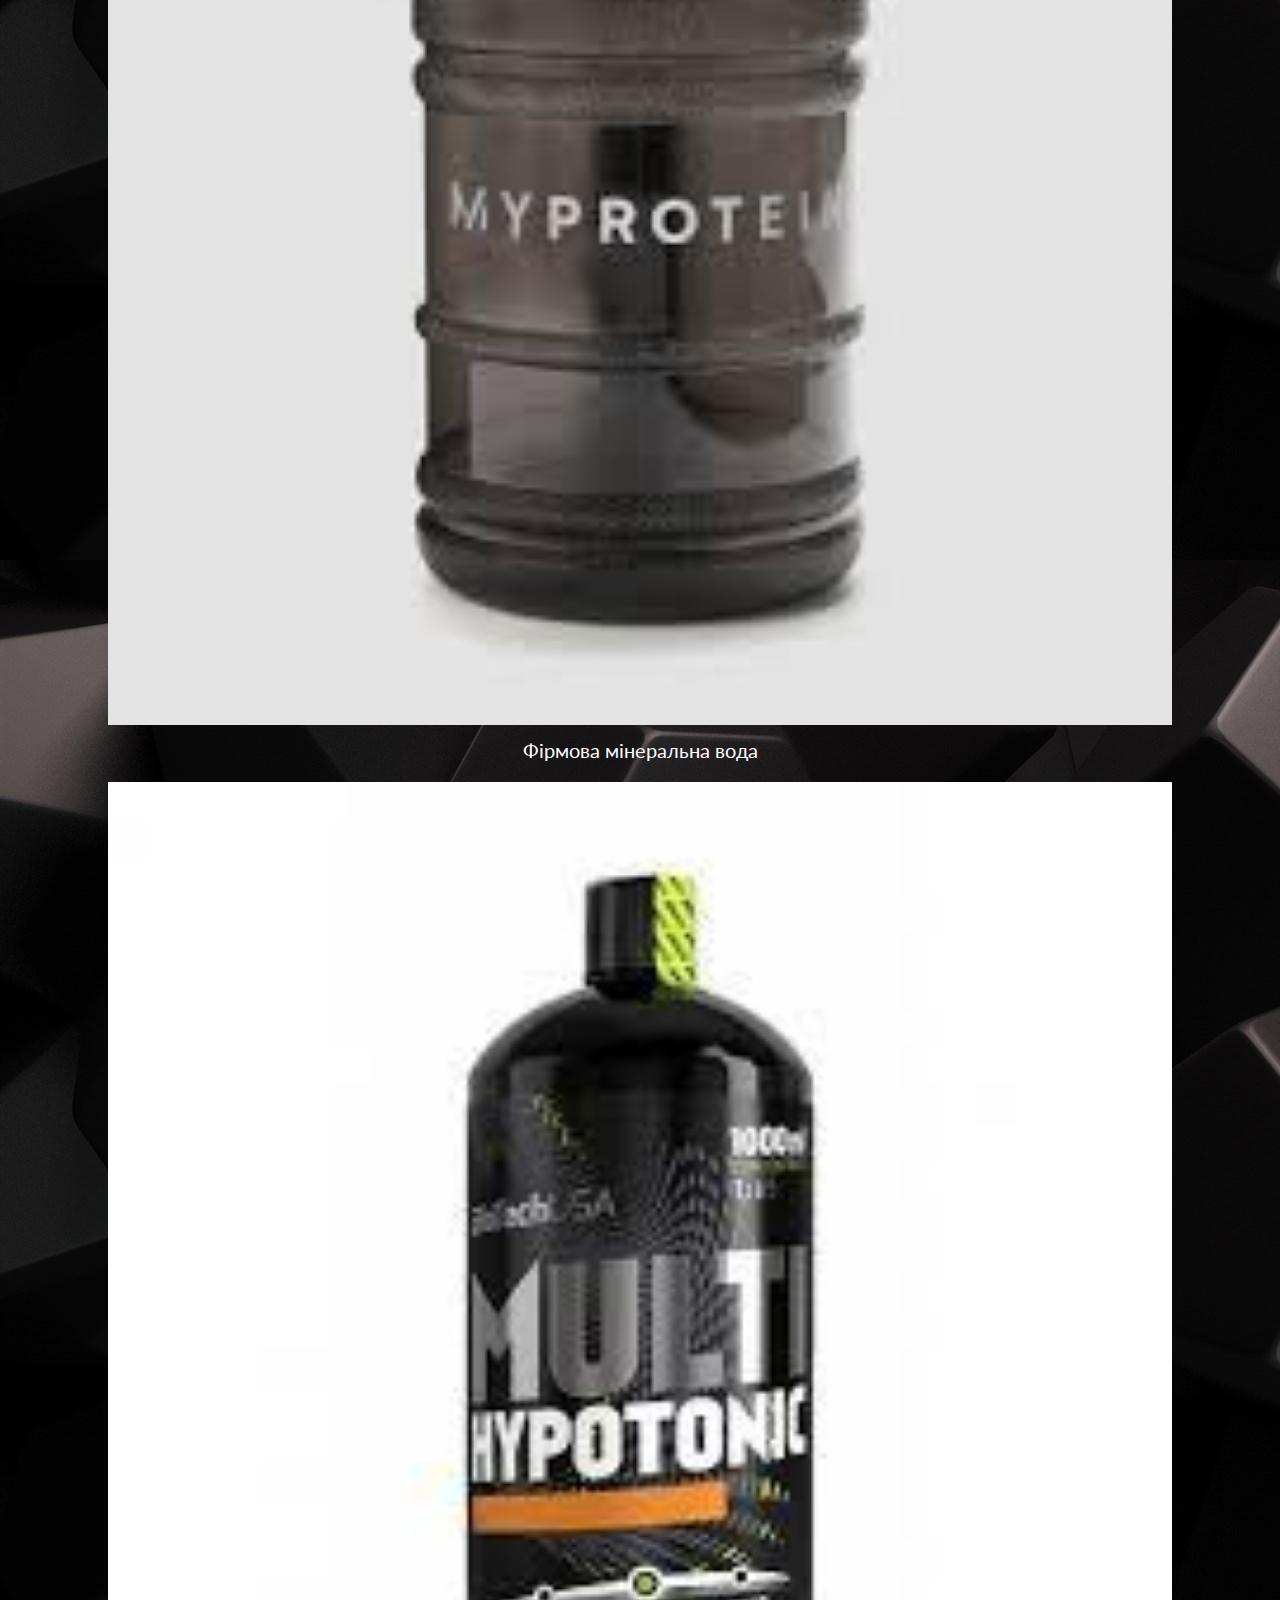
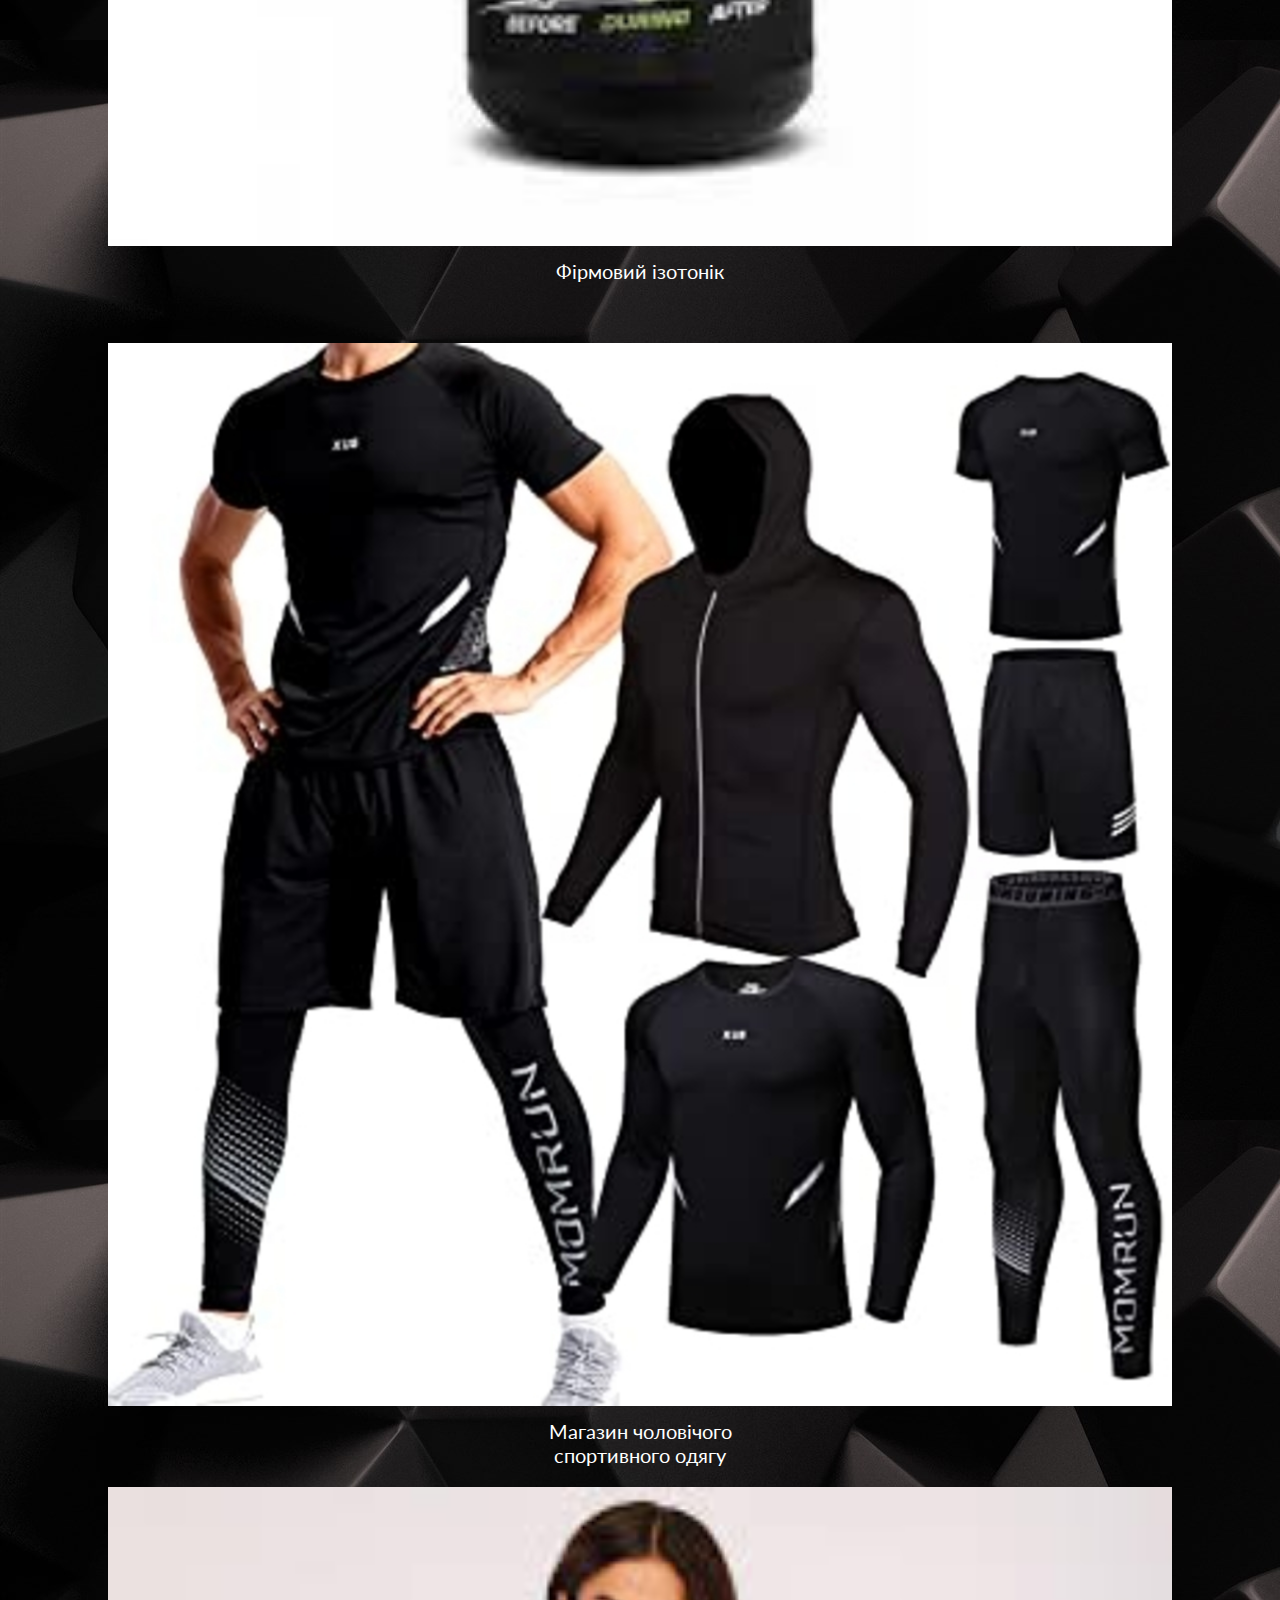
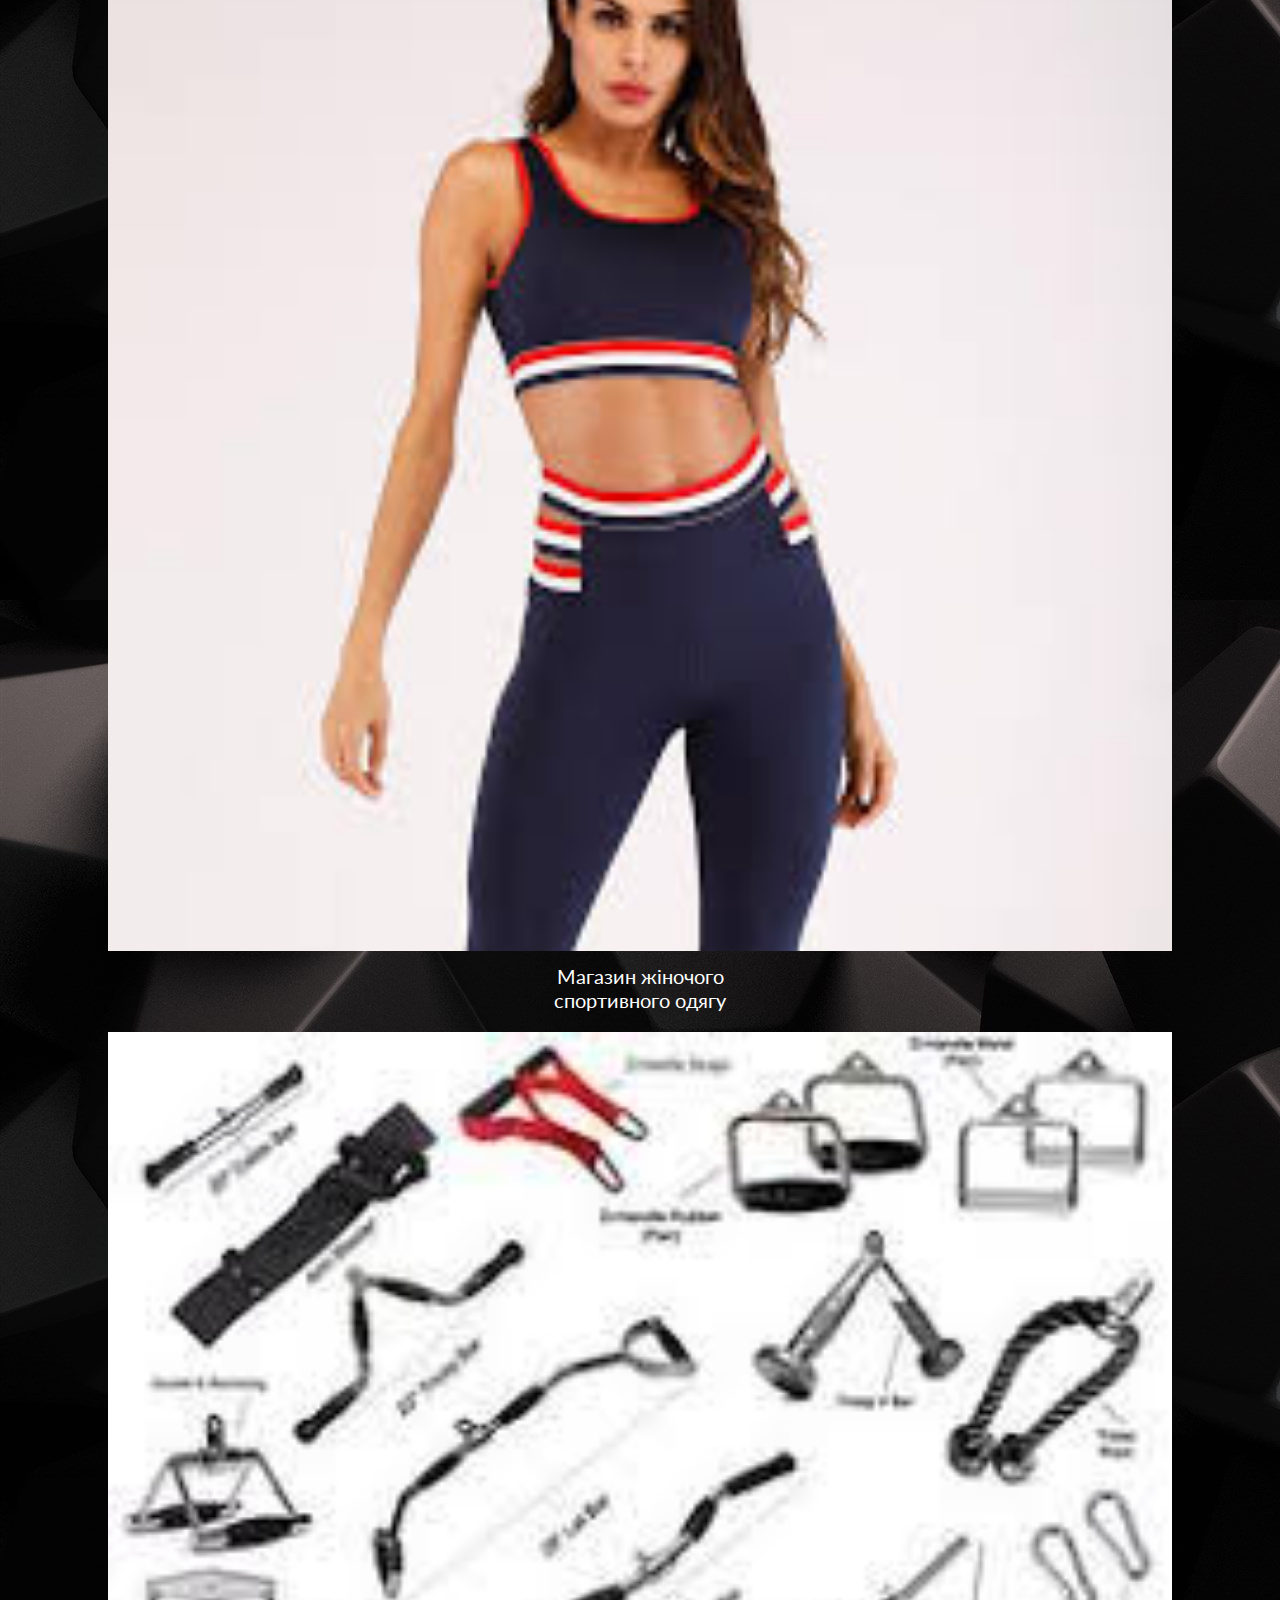
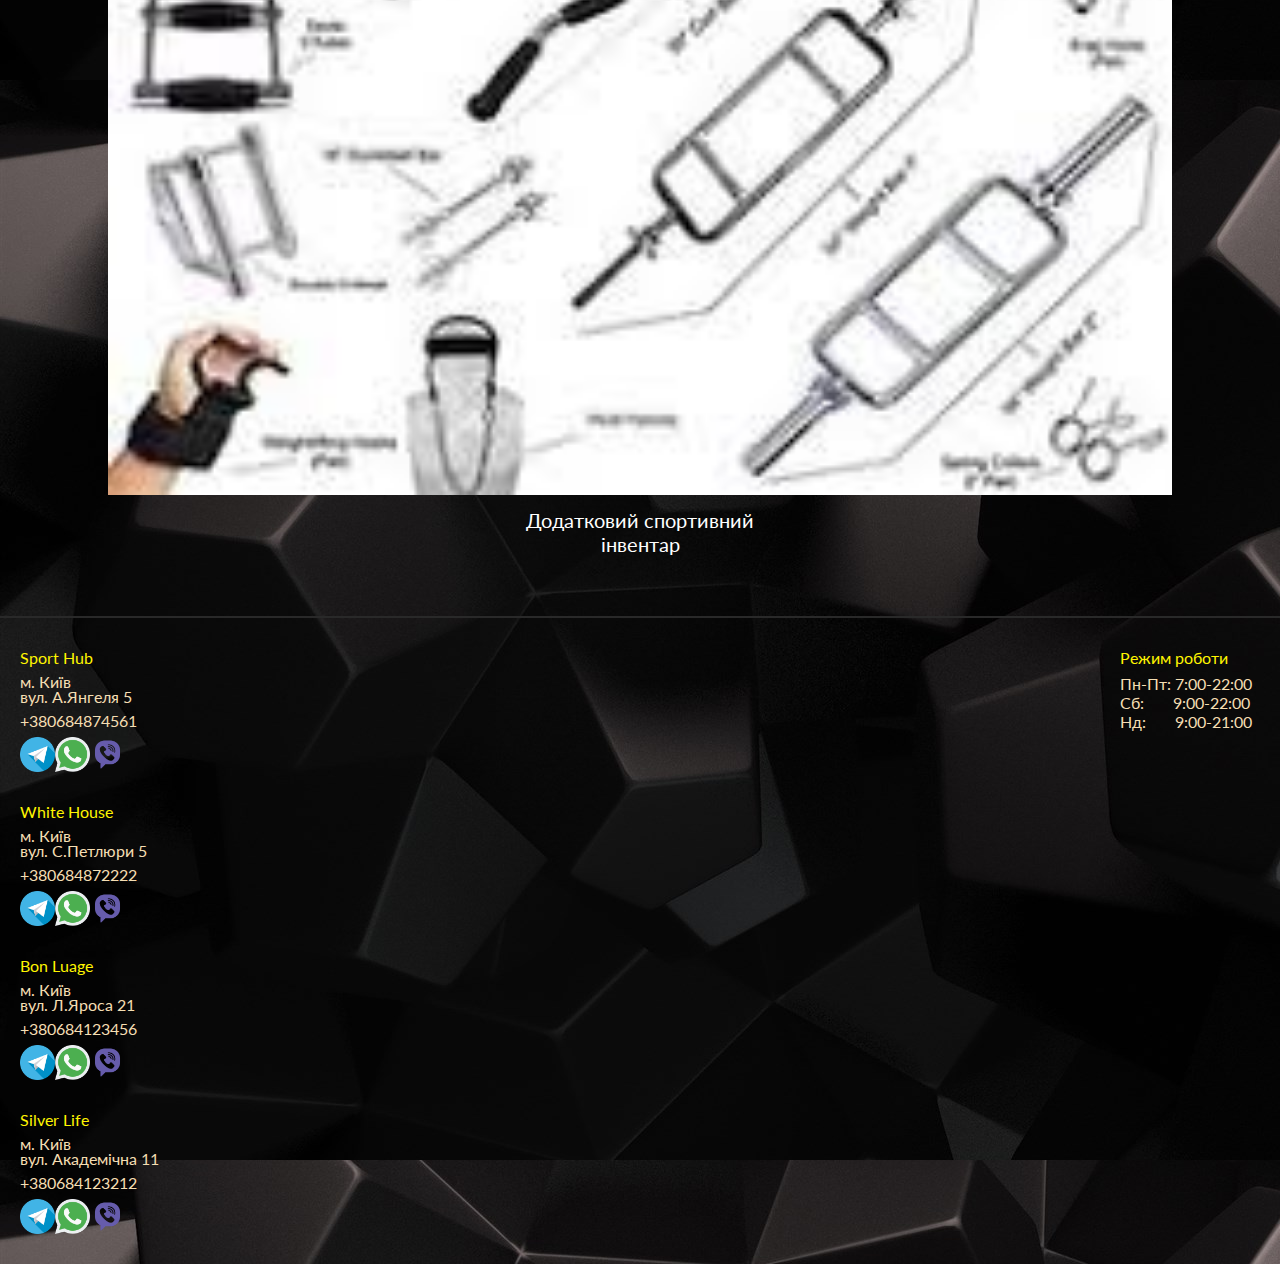
<file: html/services.html>
<!DOCTYPE html>
<html lang="en">

<head>
	<meta charset="UTF-8">
	<meta http-equiv="X-UA-Compatible" content="IE=edge">
	<meta name="viewport" content="width=device-width, initial-scale=1.0">
	<title>Services</title>
	<link rel="stylesheet" href="../css/services.css">
	<link href="https://cdn.jsdelivr.net/npm/bootstrap@5.1.3/dist/css/bootstrap.min.css" rel="stylesheet"
		integrity="sha384-1BmE4kWBq78iYhFldvKuhfTAU6auU8tT94WrHftjDbrCEXSU1oBoqyl2QvZ6jIW3" crossorigin="anonymous">
	<link rel="preconnect" href="https://fonts.googleapis.com">
	<link rel="preconnect" href="https://fonts.gstatic.com" crossorigin>
	<link href="https://fonts.googleapis.com/css2?family=Lato&display=swap" rel="stylesheet">
	<link rel="icon" href="../img/lending/logo.png">
</head>

<body>
	<div class="containers">
		<header class="header__container">
			<div class="header">
				<div class="header__logo">
					<img src="../img/lending/logo.png" alt="">
					<span>MGym</span>
				</div>
				<nav>
					<div class="topnav" id="myTopnav">
						<a class="topnav__item" href="../index.html">HOME</a>
						<a class="topnav__item" href="trainers.html">TRAINERS</a>
						<a class="topnav__item" href="services.html">SERVICES</a>
						<a class="topnav__item" href="pricing.html">PRICING</a>
						<a class="topnav__item create-account" href="registration.html">CREATE ACCOUNT</a>
						<a href="#" id="menu" class="icon">&#9776</a>
					</div>
				</nav>
			</div>
		</header>

		<div class="section2">
			<div class=" section2__title">
				Сервіси
			</div>
			<div class="containers">
				<div class="content">
					<div class=" row">
						<div class="section2__item col-sm-4 col-xs-12 ">
							<div class="section2__item-image">
								<img class="item__image" src="../img/lending/protein.jpg" alt="">
							</div>
							<div class="section2__item-text">
								MyProtein харчування
							</div>
						</div>
						<div class="section2__item col-sm-4 col-xs-12 ">
							<div class="section2__item-image">
								<img class="item__image" src=" ../img/lending/water.jpeg" alt="">
							</div>
							<div class="section2__item-text">
								Фірмова мінеральна вода
							</div>

						</div>
						<div class="section2__item col-sm-4 col-xs-12 ">
							<div class="section2__item-image">
								<img class="item__image" src="../img/lending/tonic.jpeg" alt="">
							</div>
							<div class="section2__item-text">
								Фірмовий ізотонік
							</div>
						</div>

					</div>
				</div>
			</div>
			<div class="containers">
				<div class="content">
					<div class="row">
						<div class="section2__item col-sm-4 col-xs-12 ">
							<div class="section2__item-image">
								<img class="item__image" src="../img/lending/clothes.jpg" alt="">
							</div>
							<div class="section2__item-text">
								Магазин чоловічого <br>спортивного одягу
							</div>
						</div>
						<div class="section2__item col-sm-4 col-xs-12 ">
							<div class="section2__item-image">
								<img class="item__image" src="../img/lending/girl_clothes.jpeg" alt="">
							</div>
							<div class="section2__item-text">
								Магазин жіночого <br>спортивного одягу
							</div>

						</div>
						<div class="section2__item col-sm-4 col-xs-12 ">
							<div class="section2__item-image">
								<img class="item__image" src="../img//lending/equipement.jpeg" alt="">
							</div>
							<div class="section2__item-text">
								Додатковий спортивний <br>інвентар
							</div>
						</div>

					</div>
				</div>
			</div>
		</div>

		<div class="section4">

			<div class="containers">
				<div class="row">
					<div class="section4__item col-md-6 col-lg-3 col-sm-12">
						<div class="section4__title">
							Sport Hub
						</div>
						<div class="section4__address">
							м. Київ<br />вул. А.Янгеля 5
						</div>
						<div class="section4__phone">
							+380684874561
						</div>
						<div class="section4__icons">
							<img class="section4__icons-ico" src="../img/lending/telegram.png" alt="">
							<img class="section4__icons-ico" src="../img/lending/whatsapp.png" alt="">
							<img class="section4__icons-ico" src="../img/lending/viber.png" alt="">
						</div>
					</div>
					<div class="section4__item col-md-6 col-lg-3 col-sm-12">
						<div class="section4__title">
							White House
						</div>
						<div class="section4__address">
							м. Київ<br />вул. С.Петлюри 5
						</div>
						<div class="section4__phone">
							+380684872222
						</div>
						<div class="section4__icons">
							<img class="section4__icons-ico" src="../img/lending/telegram.png" alt="">
							<img class="section4__icons-ico" src="../img/lending/whatsapp.png" alt="">
							<img class="section4__icons-ico" src="../img/lending/viber.png" alt="">
						</div>
					</div>
					<div class="section4__item col-md-6 col-lg-3 col-sm-12">
						<div class="section4__title">
							Bon Luage
						</div>
						<div class="section4__address">
							м. Київ<br />вул. Л.Яроса 21
						</div>
						<div class="section4__phone">
							+380684123456
						</div>
						<div class="section4__icons">
							<img class="section4__icons-ico" src="../img/lending/telegram.png" alt="">
							<img class="section4__icons-ico" src="../img/lending/whatsapp.png" alt="">
							<img class="section4__icons-ico" src="../img/lending/viber.png" alt="">
						</div>
					</div>
					<div class="section4__item col-md-6 col-lg-3 col-sm-12">
						<div class="section4__title">
							Silver Life
						</div>
						<div class="section4__address">
							м. Київ<br />вул. Академічна 11
						</div>
						<div class="section4__phone">
							+380684123212
						</div>
						<div class="section4__icons">
							<img class="section4__icons-ico" src="../img/lending/telegram.png" alt="">
							<img class="section4__icons-ico" src="../img/lending/whatsapp.png" alt="">
							<img class="section4__icons-ico" src="../img/lending/viber.png" alt="">
						</div>
					</div>

				</div>
				<div class="section4__item-schedule ">
					<div class="section4__title">
						Режим роботи
					</div>
					<div class="section4__text">
						Пн-Пт: 7:00-22:00 <br />
						Сб: <span>9:00-22:00</span><br />
						Нд: <span>9:00-21:00</span><br />
					</div>
				</div>
			</div>

		</div>
	</div>
</body>

<script src="../js/script.js"></script>

</html>
</file>
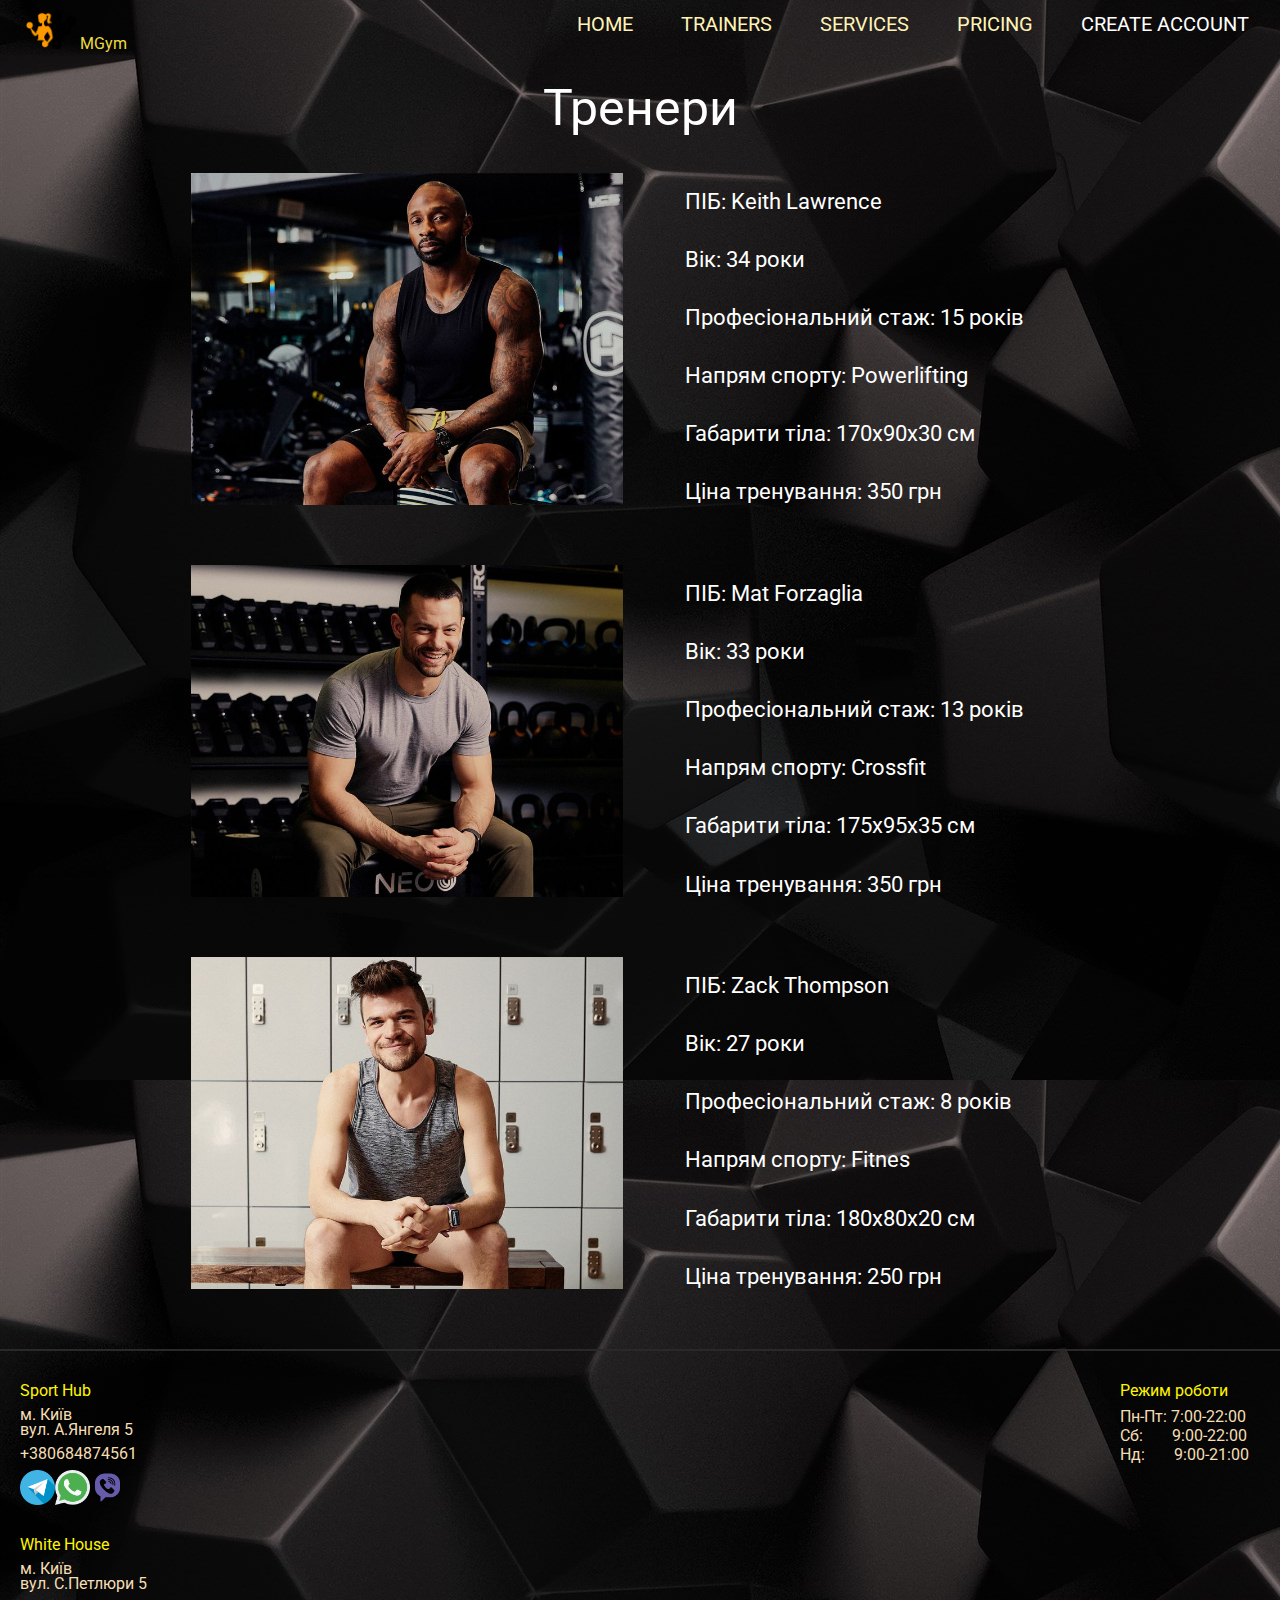
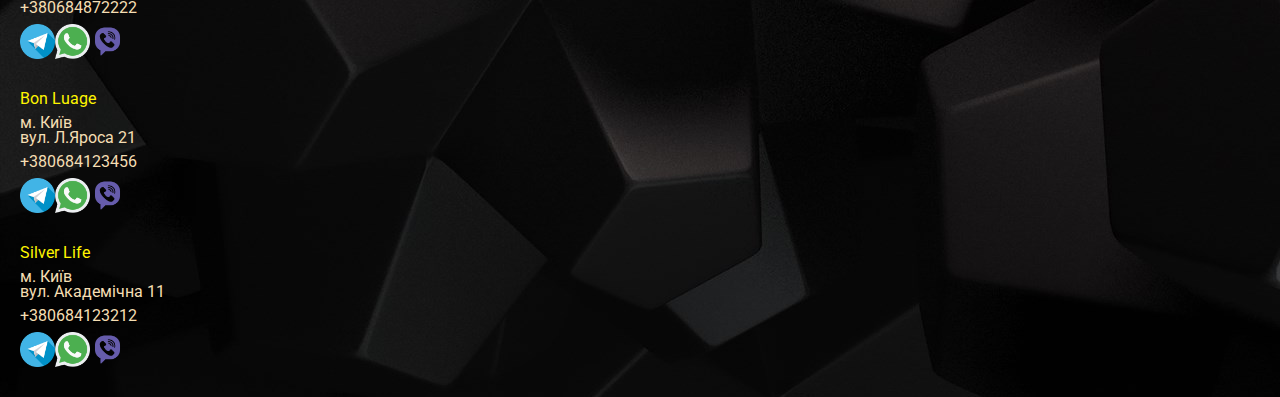
<file: html/trainers.html>
<!DOCTYPE html>
<html lang="en">

<head>
	<meta charset="UTF-8">
	<meta http-equiv="X-UA-Compatible" content="IE=edge">
	<meta name="viewport" content="width=device-width, initial-scale=1.0">
	<title>Trainers</title>
	<link rel="stylesheet" href="../css/trainers.css">
	<link href="https://cdn.jsdelivr.net/npm/bootstrap@5.1.3/dist/css/bootstrap.min.css" rel="stylesheet"
		integrity="sha384-1BmE4kWBq78iYhFldvKuhfTAU6auU8tT94WrHftjDbrCEXSU1oBoqyl2QvZ6jIW3" crossorigin="anonymous">
	<link rel="preconnect" href="https://fonts.googleapis.com">
	<link rel="preconnect" href="https://fonts.gstatic.com" crossorigin>
	<link href="https://fonts.googleapis.com/css2?family=Lato&display=swap" rel="stylesheet">
	<link rel="icon" href="../img/lending/logo.png">
</head>

<body>
	<div class="containers">
		<header class="header__container">
			<div class="header">
				<div class="header__logo">
					<img src="../img/lending/logo.png" alt="">
					<span>MGym</span>
				</div>
				<nav>
					<div class="topnav" id="myTopnav">
						<a class="topnav__item" href="../index.html">HOME</a>
						<a class="topnav__item" href="trainers.html">TRAINERS</a>
						<a class="topnav__item" href="services.html">SERVICES</a>
						<a class="topnav__item" href="pricing.html">PRICING</a>
						<a class="topnav__item create-account" href="registration.html">CREATE ACCOUNT</a>
						<a href="#" id="menu" class="icon">&#9776</a>
					</div>
				</nav>
			</div>
		</header>

		<div class="container__body">
			<div class="container__header">
				<div class="container__title">Тренери</div>
			</div>
			<div class="row" style="width: 100%;">
				<div class="col-md-12 row__item" style="width: 85%;">
					<div class="col-sm-12__img row__item-img">
						<img class="row__item-img-image" src="../img/lending/trainer1.jpg" alt="">
					</div>
					<ul type="none" class="col-sm-12__list">
						<li>ПІБ: Keith Lawrence </li>
						<li>Вік: 34 роки</li>
						<li>Професіональний стаж: 15 років</li>
						<li>Напрям спорту: Powerlifting</li>
						<li>Габарити тіла: 170х90х30 см</li>
						<li>Ціна тренування: 350 грн</li>
					</ul>
				</div>
				<div class="col-md-12 row__item" style="width: 85%;">
					<div class="col-sm-12__img row__item-img">
						<img class="row__item-img-image" src="../img/lending/trainer2.jpg" alt="">
					</div>
					<ul type="none" class="col-sm-12__list">
						<li>ПІБ: Mat Forzaglia </li>
						<li>Вік: 33 роки</li>
						<li>Професіональний стаж: 13 років</li>
						<li>Напрям спорту: Crossfit</li>
						<li>Габарити тіла: 175х95х35 см</li>
						<li>Ціна тренування: 350 грн</li>
					</ul>
				</div>
				<div class="col-md-12 row__item" style="width: 85%;">
					<div class="col-sm-12__img row__item-img">
						<img class="row__item-img-image" src="../img/lending/trainer3.jpg" alt="">
					</div>
					<ul type="none" class="col-sm-12__list">
						<li>ПІБ: Zack Thompson </li>
						<li>Вік: 27 роки</li>
						<li>Професіональний стаж: 8 років</li>
						<li>Напрям спорту: Fitnes</li>
						<li>Габарити тіла: 180х80х20 см</li>
						<li>Ціна тренування: 250 грн</li>
					</ul>
				</div>
			</div>

			<div class="section4">

				<div class="containers">
					<div class="row">
						<div class="section4__item col-md-6 col-lg-3 col-sm-12">
							<div class="section4__title">
								Sport Hub
							</div>
							<div class="section4__address">
								м. Київ<br />вул. А.Янгеля 5
							</div>
							<div class="section4__phone">
								+380684874561
							</div>
							<div class="section4__icons">
								<img class="section4__icons-ico" src="../img/lending/telegram.png" alt="">
								<img class="section4__icons-ico" src="../img/lending/whatsapp.png" alt="">
								<img class="section4__icons-ico" src="../img/lending/viber.png" alt="">
							</div>
						</div>
						<div class="section4__item col-md-6 col-lg-3 col-sm-12">
							<div class="section4__title">
								White House
							</div>
							<div class="section4__address">
								м. Київ<br />вул. С.Петлюри 5
							</div>
							<div class="section4__phone">
								+380684872222
							</div>
							<div class="section4__icons">
								<img class="section4__icons-ico" src="../img/lending/telegram.png" alt="">
								<img class="section4__icons-ico" src="../img/lending/whatsapp.png" alt="">
								<img class="section4__icons-ico" src="../img/lending/viber.png" alt="">
							</div>
						</div>
						<div class="section4__item col-md-6 col-lg-3 col-sm-12">
							<div class="section4__title">
								Bon Luage
							</div>
							<div class="section4__address">
								м. Київ<br />вул. Л.Яроса 21
							</div>
							<div class="section4__phone">
								+380684123456
							</div>
							<div class="section4__icons">
								<img class="section4__icons-ico" src="../img/lending/telegram.png" alt="">
								<img class="section4__icons-ico" src="../img/lending/whatsapp.png" alt="">
								<img class="section4__icons-ico" src="../img/lending/viber.png" alt="">
							</div>
						</div>
						<div class="section4__item col-md-6 col-lg-3 col-sm-12">
							<div class="section4__title">
								Silver Life
							</div>
							<div class="section4__address">
								м. Київ<br />вул. Академічна 11
							</div>
							<div class="section4__phone">
								+380684123212
							</div>
							<div class="section4__icons">
								<img class="section4__icons-ico" src="../img/lending/telegram.png" alt="">
								<img class="section4__icons-ico" src="../img/lending/whatsapp.png" alt="">
								<img class="section4__icons-ico" src="../img/lending/viber.png" alt="">
							</div>
						</div>

					</div>
					<div class="section4__item-schedule ">
						<div class="section4__title">
							Режим роботи
						</div>
						<div class="section4__text">
							Пн-Пт: 7:00-22:00 <br />
							Сб: <span>9:00-22:00</span><br />
							Нд: <span>9:00-21:00</span><br />
						</div>
					</div>
				</div>

			</div>
		</div>
	</div>
</body>

<script src="../js/script.js"></script>

</html>
</file>
<file: css/lending.css>
@import url('https://fonts.googleapis.com/css2?family=Poppins&display=swap');
@import url('https://fonts.googleapis.com/css2?family=Lato&display=swap');

html body{
	padding: 0;
	margin: 0;
	min-width: 250px;
	width: 100%;
}

body{
	background-image: url(../img/lending/bg_cubes.jpg);
	font-family: 'Lato', sans-serif;
}


.header__container{
	width: 100%;
	height: 100%;
	background: url(../img/lending/header_image.png) ;
	background-repeat: no-repeat;
  	background-size: 100% 100%;
}

.header{
	display: flex;
	justify-content: space-between;
	flex-direction: row;
}

.header__logo img{
	width: 50px;
	max-width: 100%;
	max-height: 100%;
}
.icon{
	display: none;
}




.header__logo{
	margin-left: 2%;
	color: #324541;
	margin-top: 10px;
}

.topnav{
	display: flex;
	flex-direction: row;
	display: flex;
	justify-content: space-between;
	margin-right: 15px;
}

.topnav a{
	text-decoration: none;
	color: #FFF3B7;
	padding: 12px 16px;
	font-size: 20px;
	margin-left: -10%;
}


.header__middle{
	margin-left: 30px;
}

.header__middle-title{

	margin-top: 95px;
	color: #FFFFFF;
	font-weight: bold;
	font-size: 50px;
	line-height: 50px;
	opacity: 0.9019607843137255;
	margin-bottom: 20px;
}

.header__middle-button{
	display: inline-block;
	border: 1px solid black;
	padding: 5px 15px;
	background: rgba(235, 221, 221, 0.7);
	color: #3D3C3C;
	margin-bottom: 30px;
}



.topnav .create-account{
	color: #fff;
}





@media screen and (max-width: 876px) {
	.topnav a{
		display: none;
	}

	nav{
		width: 80%;
	}
	.topnav{
		display: flex;
		justify-content: end;
	}

	.topnav a.icon{
		
		float: right;
		display: block;
		color: #FFF3B7;
		font-size: 25px;
	}

	.topnav.responsive{
		position: relative;
		top: 50px;
		left: -120px;
		flex-direction: column;
		padding-bottom: 50px;
		margin-left: 150px;
	}
	.header__container{
		height: 100%;
	}

	.header .topnav.responsive{

		height: 340px;
	}

	.topnav.responsive a.icon{
		position: absolute;
		top: -50px;
		right: -120px;
	}
	.topnav.responsive a{
		float: none;
		display: block;
		text-align: center;
		color: #FFF3B7;
		font-weight: bold;

	}

	.header__middle-title{
		font-size: 30px;
		line-height: 25px;
		margin-top: 0%;
	}

}



@media screen and (min-width: 1200px) {

.header__middle-title{
	font-size: 70px;
	line-height: 75px;
	margin-top: 10%;
}

.header__middle-button{
	font-size: 30px;
	background: rgba(235, 221, 221, 0.5);
	color: #3D3C3C;
}



}



@media screen and (max-width: 500px) {
.topnav.responsive {
	margin-top: -150px;
	margin-bottom: 150px;
	margin-left: 180px;
}

.topnav.responsive a.icon{
	margin-top: 150px;
}

.topnav.responsive .topnav__item{
	font-size: 10px;
	text-align: center;
	font-weight: bold;
	margin-bottom: -10px;

}

.header__middle-title{
	font-size: 20px;
	line-height: 20px;
}
.header__logo span{
	display: none;
}


.header{
	max-height: 200px;
}


}

@media screen and (max-width: 350px) {
.topnav.responsive {
	margin-top: -150px;
	margin-bottom: 150px;
	margin-left: 190px;
	align-items: center;
}

.topnav.responsive a.icon{
	margin-top: 150px;
}

.topnav.responsive .topnav__item{
	font-size: 10px;
	text-align: center;
	font-weight: bold;
	margin-bottom: -10px;

}

.header__middle-title{
	font-size: 20px;
	line-height: 20px;
}
.header__logo span{
	display: none;
}


.header{
	max-height: 200px;
}


}

.container__title{
	color: #FFFFFF;
	font-size: 50px;
	text-align: center;
	margin-top: 40px;
	line-height: 50px;
}

.container__subtitle{
	margin-top: 15px;
	opacity: 0.6705882352941176;
	color: #FFFFFF;
	font-size: 15px;
	text-align: center;

}

.container__body{
	color: #FFFFFF;
	margin-top: 30px;
	background: rgb(20,20,20);
	background: linear-gradient(0deg, rgba(20,20,20,1) 0%, rgba(83,79,79,0.7175245098039216) 100%);
	margin-bottom: 40px;
	padding-bottom: 10px;
}

.container__body-title{
	font-size: 50px;
	text-align: center;
}

.container__body-content{
	text-align: center;
}


@media screen and (max-width: 700px) {

	.container__body-title{
		font-size: 35px;
	}
	.container__title{
		font-size: 35px;
		margin-top: 20px;
		line-height: 35px;
	}

	.container__subtitle{
		margin-top: 4px;
		font-size: 10px;
	}

	.container__body{
		margin-top: 15px;

		margin-bottom: 30px;
	}


}

@media screen and (max-width: 430px) {

	.container__title{
		font-size: 25px;
		line-height: 25px;
	}

	.container__body-content{
		margin-top: -7px;
	}

}


.section2{
	margin-top: 50px;
	padding-bottom: 20px;
}


.section2 .containers{
	display: flex;
	margin: 0 auto;
	justify-content: space-around;
	max-width: 97%;
}

.section2__title{
	margin-top: 40px;
	font-size: 50px;
	text-align: center;
	color: #FFFFFF;
	margin-bottom: 20px;
	line-height: 50px;
	margin-bottom: 30px;
}

.item__image{
	width: 100%;
}

.section2__item{
	padding: 0 30px;

}

.section2__item-image{
	margin-bottom: 10px;
}

.section2__item-text{
	color: #FFFFFF;
	text-align: center;
	font-size: 25px;
}

@media screen and (max-width: 667px) {
	.section2__item-text{
		font-size: 17px;
	}
	.section2__title{
		font-size: 30px;
		line-height: 30px;

	}
}

@media screen and (max-width: 570px) {
	.section2__item-text{

		font-size: 25px;
		margin-bottom: 20px;
	}
	.section2__title{
		margin-top: 0px;
		margin-bottom: 25px;
	}
}

@media screen and (max-width: 324px) {
	.section2__item-text{

		font-size: 20px;
		margin-bottom: 10px;
		margin-top: -10px;
	}
	.section2__title{
		font-size: 20px;
		line-height: 20px;
	}
}


.section3 .row{
	display: flex;
	justify-content: space-around;
	width: 80%;
	margin: 0 auto;
	margin-bottom: 70px;
}

.section3__header{
	padding: 30px 0;
	text-align: center;
}

.section3__item{
	background: #fff;
	position: relative;
}

.section3__header-title{
	display: inline-block;
	font-size: 30px;
	color: #FFFFFF;
	padding: 5px 25px;
	background: black;
	border-radius: 5%;
}

.section3__header-item{
	font-size: 50px;
	
}

.section3__link{
	font-size: 20px;
	background: url(../img/lending/check.png) 0 0 no-repeat;
	background-size: 8% 100%;
	padding: 0 0 0 50px;
	margin-bottom: 20px;
}

.section3__list{
	margin-bottom: 120px;
}


.section3__footer{
	margin-left: -20px;
	width: 104%;
	text-align: center;
	position: absolute;
	bottom: 0;
	/* justify-content: center; */
	/* left: 30%; */
	margin-bottom: 30px;
}

.section3__footer-text{
	display: inline-grid;
	color: #000000;
	padding: 5px 25px;
	border: 3px solid black;
	font-size: 25px;
}

.section3__footer-active{
	background: rgba(148, 158, 88, 1);
	opacity: 0.49019607843137253;
}

.section3__item:nth-child(1){
	border-right: 10px solid #000;
}

.section3__item:nth-child(2){
	border-right: 10px solid #000;
	border-left: 10px solid #000;

}

.section3__item:nth-child(3){
	border-left: 10px solid #000;
}

@media screen and (max-width:1440px) {

	.section3__header-title{
		font-size: 20px;

	}

	.section3__link{
		font-size: 15px;
		background: url(../img/lending/check.png) 0 0 no-repeat;
		background-size: 8% 100%;
		padding: 0 0 0 30px;
		margin-bottom: 20px;
	}

	.section3__header-item{
		font-size: 40px;
		
	}

	.section3__footer-text{

		font-size: 20px;
	}

	.section3__list{
		margin-bottom: 100px;
	}

	.section3__item:nth-child(1){
		border-right: 7px solid #000;
	}
	
	.section3__item:nth-child(2){
		border-right: 7px solid #000;
		border-left: 7px solid #000;
	
	}
	
	.section3__item:nth-child(3){
		border-left: 7px solid #000;
	}
	
}

@media screen and (max-width:1022px) {
	.section3__header-title{
		font-size: 15px;

	}

	.section3__link{
		font-size: 12px;
		background-size: 8% 100%;
		padding: 0 0 0 25px;
		margin-bottom: 20px;
	}

	.section3__header-item{
		font-size: 30px;
		
	}

	.section3__footer-text{

		font-size: 15px;
	}

	.section3__list{
		margin-bottom: 80px;
	}

	.section3__item:nth-child(1){
		border-right: 5px solid #000;
	}
	
	.section3__item:nth-child(2){
		border-right: 5px solid #000;
		border-left: 5px solid #000;
	
	}
	
	.section3__item:nth-child(3){
		border-left: 5px solid #000;
	}

}

@media screen and (max-width:860px) {
	
	


	.section3__item:nth-child(1){
		border-right: 3px solid black ;
	}
	
	.section3__item:nth-child(2){
		border-right: 3px solid black;
		border-left: 3px solid black;
	
	}
	
	.section3__item:nth-child(3){
		border-left: 3px solid black
	}

	.section3__item{
		margin-bottom: 20px;
		justify-content: center;
		align-items: center;

	}

	.section3__header-title{
		font-size: 12px;

	}

	.section3__link{
		font-size: 10px;
		background-size: 8% 100%;
		padding: 0 0 0 25px;
		margin-bottom: 20px;
	}

	.section3__header-item{
		font-size: 25px;
		
	}

	.section3__footer-text{

		font-size: 15px;
	}

	.section3__list{
		margin-bottom: 80px;
	}

}


@media screen and (max-width:767px) {
	
	
	.section3 .conteiner .row{
		flex-direction: column;
		width: 240px;

	}

	.section3__item:nth-child(1){
		border-right: 0 ;
	}
	
	.section3__item:nth-child(2){
		border-right: 0;
		border-left: 0;
	
	}
	
	.section3__item:nth-child(3){
		border-left: 0
	}

	.section3__item{
		width: 300px;
		max-width: 20px;
		margin-bottom: 20px;
	}

	.section3__header-title{
		font-size: 15px;

	}

	.section3__link{
		font-size: 12px;
		background-size: 8% 100%;
		padding: 0 0 0 25px;
		margin-bottom: 20px;
	}

	.section3__header-item{
		font-size: 30px;
		
	}

	.section3__footer-text{

		font-size: 15px;
	}

	.section3__list{
		margin-bottom: 80px;
	}
}

.section4{
	border-top: 2px solid #292929;
}

.section4 .containers{
	display: grid;
	grid-template-columns: 1fr 160px;
}

.section4 .containers .row{
	max-width: 70%;
	margin-top: 30px;
	margin-left: 20px;
}

.section4__title{
	color: #FFF500;
	margin-bottom: 7px;
}

.section4__text span{
	margin-left: 25px;
}


.section4__icons-ico{
	width: 100%;
	max-width: 35px;
}

.section4__item{
	color: wheat;
	width: fit-content;
}

.section4__address{
	
	line-height: 15px;
	margin-bottom: 7px;
}

.section4__phone{
	
	margin-bottom: 7px;
}


.section4__icons{
	display: flex;
	justify-content: start;
	margin-bottom: 30px;
}

.section4__item-schedule{
	margin-top: 30px;
	color: wheat;

}

@media screen and (max-width:507px) {

	.section4 .containers{
		grid-template-columns: 1fr;
		grid-template-rows: 1fr auto;		
	}

	.section4__item-schedule{
		margin-left: 30px;
		margin-bottom: 30px;
	}
}
</file>
<file: css/info.css>
@import url('https://fonts.googleapis.com/css2?family=Poppins&display=swap');
@import url('https://fonts.googleapis.com/css2?family=Lato&display=swap');
@import url('https://fonts.googleapis.com/css2?family=Roboto&display=swap');

html body{
	padding: 0;
	margin: 0;
	min-width: 250px;
	width: 100%;
}

body{
	background-image: url(../img/lending/bg_cubes.jpg);
	font-family: 'Roboto', sans-serif;
	size: 100% 100%;
	
}


.header__container{
		width: 100%;
	max-height: fit-content;
}

.header{
	display: flex;
	justify-content: space-between;
	flex-direction: row;
}

.header__logo img{	
	width: 50px;
	max-width: 100%;
	max-height: 100%;
}
.icon{
	display: none;
}


.header__logo{
	margin-left: 2%;
	color: #ECDB3F;
	margin-top: 10px;
}

.topnav{
	display: flex;
	flex-direction: row;
	display: flex;
	justify-content: space-between;
	margin-right: 15px;
}

.topnav a{
	text-decoration: none;
	color: #FFF3B7;
	padding: 12px 16px;
	font-size: 20px;
	margin-left: -10%;
}


.topnav .create-account{
	color: #fff;
}




@media screen and (max-width: 876px) {
	.topnav a{
		display: none;
	}

	nav{
		width: 80%;
	}
	.topnav{
		display: flex;
		justify-content: end;
	}

	.topnav a.icon{
		
		float: right;
		display: block;
		color: #FFF3B7;
		font-size: 25px;
	}

	.topnav.responsive{
		position: relative;
		top: 50px;
		left: -120px;
		flex-direction: column;
		padding-bottom: 50px;
		margin-left: 150px;
	}
	.header__container{
		height: 100%;
	}

	.header .topnav.responsive{

		height: 340px;
	}

	.topnav.responsive a.icon{
		position: absolute;
		top: -50px;
		right: -120px;
	}
	.topnav.responsive a{
		float: none;
		display: block;
		text-align: center;
		color: #FFF3B7;
		font-weight: bold;

	}

	.header__middle-title{
		font-size: 30px;
		line-height: 25px;
		margin-top: 0%;
	}

}



@media screen and (min-width: 1200px) {

	.header__middle-title{
		font-size: 70px;
		line-height: 75px;
		margin-top: 10%;
	}

	.header__middle-button{
		font-size: 30px;
		background: rgba(235, 221, 221, 0.5);
		color: #3D3C3C;
	}



}



@media screen and (max-width: 500px) {
	.topnav.responsive {
		margin-top: -150px;
		margin-bottom: 150px;
		margin-left: 180px;
	}
	
	.topnav.responsive a.icon{
		margin-top: 150px;
	}
	
	.topnav.responsive .topnav__item{
		font-size: 10px;
		text-align: center;
		font-weight: bold;
		margin-bottom: -10px;
	
	}
	
	.header__middle-title{
		font-size: 20px;
		line-height: 20px;
	}
	.header__logo span{
		display: none;
	}
	
	
	.header{
		max-height: 200px;
	}
}
	
	

@media screen and (max-width: 350px) {
	.topnav.responsive {
		margin-top: -150px;
		margin-bottom: 150px;
		margin-left: 190px;
		align-items: center;
	}

	.topnav.responsive a.icon{
		margin-top: 150px;
	}

	.topnav.responsive .topnav__item{
		font-size: 10px;
		text-align: center;
		font-weight: bold;
		margin-bottom: -10px;

	}

	.header__logo span{
		display: none;
	}


	.header{
		max-height: 210px;
	}
}



.container__title{
	margin-bottom: 40px;
}

.row__item{
	margin: 0 auto;
	display: grid;
	grid-template-columns: 55% 1fr;
	margin-bottom: 60px;
}

.col-sm-12__list{
	display: grid;
	grid-template-rows: repeat(6, 1fr);
	margin-left: -10%;
	height: 105%;
	margin-bottom: -50px;
}



.col-sm-12__list li {
	text-decoration: none;
	font-size: 22px;
	font-weight: 300;
}
.list__item-head{
	color: #ECDB3F;
	font-weight: 700;
}


.row__item-img{
	max-width: 88%;
}

.row__item-img-image{
	float: right;
	/* max-width: 100%; */
	max-width: 82%;

}

.container__title{
	color: #FFFFFF;
	font-size: 50px;
	text-align: center;
	margin-top: 20px;
	line-height: 50px;
}

.container__body{
	color: #FFFFFF;
	margin-top: 30px;
	margin-bottom: 40px;
	padding-bottom: 10px;
}

.container__body-title{
	font-size: 50px;
	text-align: center;
}

.container__body-content{
	text-align: center;
}

@media screen and (max-width: 1200px) {
	.container__title{
		font-size: 40px;
	}	

	.col-sm-12__list li {
		font-size: 17px;
	
	}
	.row__item{
		margin-bottom: 40px;
	}

}


@media screen and (max-width: 800px) {

	.container__title{
		font-size: 30px;
	}	

	.col-sm-12__list li {
		font-size: 13px;
	
	}
	.row__item{
		margin-bottom: 30px;
	}
}

@media screen and (max-width: 700px) {

	.container__title{
		font-size: 35px;
		margin-bottom: 10px;
		margin-top: -30px;
	}	

	.row__item{
		/* border: 1px solid wheat; */
		grid-template-columns: 1fr;
		grid-template-rows: 85% 1fr;	
	}
	.col-sm-12__list{
		margin-left: -30px;
		text-align: left;
		margin-top: -10px;
	}

	.row__item-img{
		max-width: 100%;
		width: 100%;
	}
	
	.row__item-img-image{
		float: right;
		/* max-width: 100%; */
		max-width: 100%;
	
	}

	.row__item{
		margin-bottom: 90px;
	}

	.col-sm-12__list li {
		font-size: 15px;
	
	}
}

@media screen and (max-width: 600px) {

	.container__title{
		font-size: 30px;
	}	

	.col-sm-12__list{
		margin-left: -30px;
		text-align: left;
		margin-top: -2px;
	}


	.col-sm-12__list li {
		font-size: 13px;
	
	}
	.row__item{
		margin-bottom: 90px;
	}
}

@media screen and (max-width: 500px) {

	.container__title{
		margin-top: -50px;
		font-size: 25px;
		text-align: center;
	}	

	.col-sm-12__list{
		margin-left: -30px;
		text-align: left;
		margin-top: 3px;
	}


	.col-sm-12__list li {
		font-size: 11px;
	
	}
	.row__item{
		margin-bottom: 80px;
	}
}

@media screen and (max-width: 400px) {

	.container__title{
		margin-top: -50px;
		font-size: 20px;
		text-align: center;
	}	

	.col-sm-12__list{
		margin-left: -30px;
		text-align: left;
		margin-top: -0px;
	}


	.col-sm-12__list li {
		font-size: 10px;
	
	}
	.row__item{
		margin-bottom: 80px;
	}
}

@media screen and (max-width: 300px) {

	.container__title{
		margin-top: -50px;
		font-size: 20px;
		text-align: center;
	}	


	.col-sm-12__list li {
		font-size: 9px;
	
	}

	.col-sm-12__list{
		margin-left: -30px;
		text-align: left;
		margin-top: -1px;
	}

	.row__item{
		margin-bottom: 80px;
	}
}

.row__item:nth-child(4){
	margin-bottom: -5px;	
}
</file>
<file: css/pricing.css>
@import url('https://fonts.googleapis.com/css2?family=Poppins&display=swap');
@import url('https://fonts.googleapis.com/css2?family=Lato&display=swap');

html body{
	padding: 0;
	margin: 0;
	min-width: 250px;
	width: 100%;
}

body{
	background-image: url(../img/lending/bg_cubes.jpg);
	font-family: 'Lato', sans-serif;
}


.header__container{
	width: 100%;
max-height: fit-content;
}

.header{
display: flex;
justify-content: space-between;
flex-direction: row;
margin-bottom: -20px;
}

.header__logo img{	
width: 50px;
max-width: 100%;
max-height: 100%;
}
.icon{
display: none;
}


.header__logo{
margin-left: 2%;
color: #ECDB3F;
margin-top: 10px;
}

.topnav{
flex-direction: row;
display: flex;
justify-content: space-between;
margin-right: 15px;
}

.topnav a{
text-decoration: none;
color: #FFF3B7;
padding: 12px 16px;
font-size: 20px;
margin-left: -10%;
}


.topnav .create-account{
color: #fff;
}


@media screen and (max-width: 876px) {
	.topnav a{
		display: none;
	}

	nav{
		width: 80%;
	}
	.topnav{
		display: flex;
		justify-content: end;
	}

	.topnav a.icon{
		
		float: right;
		display: block;
		color: #FFF3B7;
		font-size: 25px;
	}

	.topnav.responsive{
		position: relative;
		top: 50px;
		left: -120px;
		flex-direction: column;
		padding-bottom: 50px;
		margin-left: 150px;
	}
	.header__container{
		height: 100%;
	}

	.header .topnav.responsive{

		height: 340px;
	}

	.topnav.responsive a.icon{
		position: absolute;
		top: -50px;
		right: -120px;
	}
	.topnav.responsive a{
		float: none;
		display: block;
		text-align: center;
		color: #FFF3B7;
		font-weight: bold;

	}

	.header__middle-title{
		font-size: 30px;
		line-height: 25px;
		margin-top: 0%;
	}

}



@media screen and (min-width: 1200px) {

.header__middle-title{
	font-size: 70px;
	line-height: 75px;
	margin-top: 10%;
}

.header__middle-button{
	font-size: 30px;
	background: rgba(235, 221, 221, 0.5);
	color: #3D3C3C;
}



}



@media screen and (max-width: 500px) {
.topnav.responsive {
	margin-top: -150px;
	margin-bottom: 150px;
	margin-left: 180px;
}

.topnav.responsive a.icon{
	margin-top: 150px;
}

.topnav.responsive .topnav__item{
	font-size: 10px;
	text-align: center;
	font-weight: bold;
	margin-bottom: -10px;

}

.header__middle-title{
	font-size: 20px;
	line-height: 20px;
}
.header__logo span{
	display: none;
}


.header{
	max-height: 200px;
}


}

@media screen and (max-width: 350px) {
.topnav.responsive {
	margin-top: -150px;
	margin-bottom: 150px;
	margin-left: 190px;
	align-items: center;
}

.topnav.responsive a.icon{
	margin-top: 150px;
}

.topnav.responsive .topnav__item{
	font-size: 10px;
	text-align: center;
	font-weight: bold;
	margin-bottom: -10px;

}

.header__middle-title{
	font-size: 20px;
	line-height: 20px;
}
.header__logo span{
	display: none;
}


.header{
	max-height: 200px;
}


}

.container__title{
	color: #FFFFFF;
	font-size: 50px;
	text-align: center;
	margin-top: 40px;
	line-height: 50px;
}

.container__subtitle{
	margin-top: 15px;
	opacity: 0.6705882352941176;
	color: #FFFFFF;
	font-size: 15px;
	text-align: center;

}

.container__body{
	color: #FFFFFF;
	margin-top: 30px;
	background: rgb(20,20,20);
	background: linear-gradient(0deg, rgba(20,20,20,1) 0%, rgba(83,79,79,0.7175245098039216) 100%);
	margin-bottom: 40px;
	padding-bottom: 10px;
}

.container__body-title{
	font-size: 50px;
	text-align: center;
}

.container__body-content{
	text-align: center;
}


@media screen and (max-width: 700px) {

	.container__body-title{
		font-size: 35px;
	}
	.container__title{
		font-size: 35px;
		margin-top: 20px;
		line-height: 35px;
	}

	.container__subtitle{
		margin-top: 4px;
		font-size: 10px;
	}

	.container__body{
		margin-top: 15px;

		margin-bottom: 30px;
	}


}

@media screen and (max-width: 430px) {

	.container__title{
		font-size: 25px;
		line-height: 25px;
	}

	.container__body-content{
		margin-top: -7px;
	}

}


.section2{
	margin-top: 50px;
	padding-bottom: 20px;
}

.section3__title{
	margin-top: 40px;
	font-size: 50px;
	text-align: center;
	color: #FFFFFF;
	margin-bottom: 20px;
	line-height: 50px;
	margin-bottom: 30px;
}


@media screen and (max-width: 667px) {

	.section3__title{
		font-size: 30px;
		line-height: 30px;

	}
}

@media screen and (max-width: 570px) {

	.section3__title{
		margin-top: 35px;
		margin-bottom: 25px;
	}
}

@media screen and (max-width: 324px) {

	.section3__title{
		font-size: 20px;
		line-height: 20px;
	}
}


.section3 .row{
	display: flex;
	justify-content: space-around;
	width: 80%;
	margin: 0 auto;
	margin-bottom: 70px;
}

.section3__header{
	padding: 30px 0;
	text-align: center;
}

.section3__item{
	background: #fff;
	position: relative;
}

.section3__header-title{
	display: inline-block;
	font-size: 30px;
	color: #FFFFFF;
	padding: 5px 25px;
	background: black;
	border-radius: 5%;
}

.section3__header-item{
	font-size: 50px;
	
}

.section3__link{
	font-size: 20px;
	background: url(../img/lending/check.png) 0 0 no-repeat;
	background-size: 8% 100%;
	padding: 0 0 0 50px;
	margin-bottom: 20px;
}

.section3__list{
	margin-bottom: 120px;
}


.section3__footer{
	margin-left: -20px;
	width: 104%;
	text-align: center;
	position: absolute;
	bottom: 0;
	margin-bottom: 30px;
}

.section3__footer-text{
	display: inline-grid;
	color: #000000;
	padding: 5px 25px;
	border: 3px solid black;
	font-size: 25px;
}


.section3__item:nth-child(1){
	border-right: 10px solid #000;
}

.section3__item:nth-child(2){
	border-right: 10px solid #000;
	border-left: 10px solid #000;

}

.section3__item:nth-child(3){
	border-left: 10px solid #000;
}

@media screen and (max-width:1440px) {

	.section3__header-title{
		font-size: 20px;

	}

	.section3__link{
		font-size: 15px;
		background: url(../img/lending/check.png) 0 0 no-repeat;
		background-size: 8% 100%;
		padding: 0 0 0 30px;
		margin-bottom: 20px;
	}

	.section3__header-item{
		font-size: 40px;
		
	}

	.section3__footer-text{

		font-size: 20px;
	}

	.section3__list{
		margin-bottom: 100px;
	}

	.section3__item:nth-child(1){
		border-right: 7px solid #000;
	}
	
	.section3__item:nth-child(2){
		border-right: 7px solid #000;
		border-left: 7px solid #000;
	
	}
	
	.section3__item:nth-child(3){
		border-left: 7px solid #000;
	}
	
}

@media screen and (max-width:1300px) {
}

@media screen and (max-width:1022px) {
	.section3__header-title{
		font-size: 15px;

	}

	.section3__link{
		font-size: 12px;
		background-size: 8% 100%;
		padding: 0 0 0 25px;
		margin-bottom: 20px;
	}

	.section3__header-item{
		font-size: 30px;
		
	}

	.section3__footer-text{

		font-size: 15px;
	}

	.section3__list{
		margin-bottom: 80px;
	}

	.section3__item:nth-child(1){
		border-right: 5px solid #000;
	}
	
	.section3__item:nth-child(2){
		border-right: 5px solid #000;
		border-left: 5px solid #000;
	
	}
	
	.section3__item:nth-child(3){
		border-left: 5px solid #000;
	}

}

@media screen and (max-width:860px) {
	
	


	.section3__item:nth-child(1){
		border-right: 3px solid black ;
	}
	
	.section3__item:nth-child(2){
		border-right: 3px solid black;
		border-left: 3px solid black;
	
	}
	
	.section3__item:nth-child(3){
		border-left: 3px solid black
	}

	.section3__item{
		margin-bottom: 20px;
		justify-content: center;
		align-items: center;

	}

	.section3__header-title{
		font-size: 12px;

	}

	.section3__link{
		font-size: 10px;
		background-size: 8% 100%;
		padding: 0 0 0 25px;
		margin-bottom: 20px;
	}

	.section3__header-item{
		font-size: 25px;
		
	}

	.section3__footer-text{

		font-size: 15px;
	}

	.section3__list{
		margin-bottom: 80px;
	}

}


@media screen and (max-width:767px) {
	
	
	.section3 .conteiner .row{
		flex-direction: column;
		width: 240px;

	}

	.section3__item:nth-child(1){
		border-right: 0 ;
	}
	
	.section3__item:nth-child(2){
		border-right: 0;
		border-left: 0;
	
	}
	
	.section3__item:nth-child(3){
		border-left: 0
	}

	.section3__item{
		width: 300px;
		max-width: 20px;
		margin-bottom: 20px;
	}

	.section3__header-title{
		font-size: 15px;

	}

	.section3__link{
		font-size: 12px;
		background-size: 8% 100%;
		padding: 0 0 0 25px;
		margin-bottom: 20px;
	}

	.section3__header-item{
		font-size: 30px;
		
	}

	.section3__footer-text{

		font-size: 15px;
	}

	.section3__list{
		margin-bottom: 80px;
	}
}

.section4{
	border-top: 2px solid #292929;
}

.section4 .containers{
	display: grid;
	grid-template-columns: 1fr 160px;
}

.section4 .containers .row{
	max-width: 70%;
	margin-top: 30px;
	margin-left: 20px;
}

.section4__title{
	color: #FFF500;
	margin-bottom: 7px;
}

.section4__text span{
	margin-left: 25px;
}


.section4__icons-ico{
	width: 100%;
	max-width: 35px;
}

.section4__item{
	color: wheat;
	width: fit-content;
}

.section4__address{
	
	line-height: 15px;
	margin-bottom: 7px;
}

.section4__phone{
	
	margin-bottom: 7px;
}


.section4__icons{
	display: flex;
	justify-content: start;
	margin-bottom: 30px;
}

.section4__item-schedule{
	margin-top: 30px;
	color: wheat;

}

@media screen and (max-width:507px) {

	.section4 .containers{
		grid-template-columns: 1fr;
		grid-template-rows: 1fr auto;		
	}

	.section4__item-schedule{
		margin-left: 30px;
		margin-bottom: 30px;
	}
}
</file>
<file: css/registration.css>
@import url('https://fonts.googleapis.com/css2?family=Poppins&display=swap');
@import url('https://fonts.googleapis.com/css2?family=Lato&display=swap');
@import url('https://fonts.googleapis.com/css2?family=Roboto&display=swap');

html body{
	padding: 0;
	margin: 0;
	min-width: 250px;
	width: 100%;
}

body{
	background-image: url(../img/lending/bg_cubes.jpg);
	font-family: 'Roboto', sans-serif;
}


.header__container{
	width: 100%;
max-height: fit-content;
}

.header{
display: flex;
justify-content: space-between;
flex-direction: row;
margin-bottom: 20px;
}

.header__logo img{	
width: 50px;
max-width: 100%;
max-height: 100%;
}
.icon{
display: none;
}


.header__logo{
margin-left: 2%;
color: #ECDB3F;
margin-top: 10px;
}

.topnav{
flex-direction: row;
display: flex;
justify-content: space-between;
margin-right: 15px;
}

.topnav a{
text-decoration: none;
color: #FFF3B7;
padding: 12px 16px;
font-size: 20px;
margin-left: -10%;
}


.topnav .create-account{
color: #fff;
}


@media screen and (max-width: 876px) {
	.topnav a{
		display: none;
	}

	nav{
		width: 80%;
	}
	.topnav{
		display: flex;
		justify-content: end;
	}

	.topnav a.icon{
		
		float: right;
		display: block;
		color: #FFF3B7;
		font-size: 25px;
	}

	.topnav.responsive{
		position: relative;
		top: 50px;
		left: -120px;
		flex-direction: column;
		padding-bottom: 50px;
		margin-left: 150px;
	}
	.header__container{
		height: 100%;
	}

	.header .topnav.responsive{

		height: 340px;
	}

	.topnav.responsive a.icon{
		position: absolute;
		top: -50px;
		right: -120px;
	}
	.topnav.responsive a{
		float: none;
		display: block;
		text-align: center;
		color: #FFF3B7;
		font-weight: bold;

	}

	.header__middle-title{
		font-size: 30px;
		line-height: 25px;
		margin-top: 0%;
	}

}



@media screen and (min-width: 1200px) {

.header__middle-title{
	font-size: 70px;
	line-height: 75px;
	margin-top: 10%;
}

.header__middle-button{
	font-size: 30px;
	background: rgba(235, 221, 221, 0.5);
	color: #3D3C3C;
}



}



@media screen and (max-width: 500px) {
.topnav.responsive {
	margin-top: -150px;
	margin-bottom: 150px;
	margin-left: 180px;
}

.topnav.responsive a.icon{
	margin-top: 150px;
}

.topnav.responsive .topnav__item{
	font-size: 10px;
	text-align: center;
	font-weight: bold;
	margin-bottom: -10px;

}

.header__middle-title{
	font-size: 20px;
	line-height: 20px;
}
.header__logo span{
	display: none;
}


.header{
	max-height: 200px;
}


}

@media screen and (max-width: 350px) {
.topnav.responsive {
	margin-top: -150px;
	margin-bottom: 150px;
	margin-left: 190px;
	align-items: center;
}

.topnav.responsive a.icon{
	margin-top: 150px;
}

.topnav.responsive .topnav__item{
	font-size: 10px;
	text-align: center;
	font-weight: bold;
	margin-bottom: -10px;

}

.header__middle-title{
	font-size: 20px;
	line-height: 20px;
}
.header__logo span{
	display: none;
}


.header{
	max-height: 200px;
}


}


.section2{
	height: 100%;
	background: rgba(196, 196, 196, 0.13);
	margin-top: 150px;
	padding-bottom: -20px;
	width: 60%;
	margin: 0 auto;
	border-radius: 30px;
	margin-bottom: 190px;

}

.content{
	width: 100%;
	text-align: center;
	margin-bottom: 40px;
	margin-top: -15px;
}

.content__form{
	width: 100%;
}

.content__form input{
	opacity: 66%;
	height: 38px;
}

.content__item{
	width: 100%;
	position: relative;
}

.content__middle input{
	width: 95%;
}

.content__middle{
	margin-bottom: 30px;
}

.content__top1 input{
	width: 90%;
}

.content__top2 input{
	width: 90%;
}

.content__bottom1 input{
	width: 90%;
}

.content__bottom2 input{
	width: 90%;
}

.content__item-text{
	position: absolute;
	left: 8%;
	top: 7.5px;
}

.content__item-middle .content__item-text{
	left: 4%;

}

.content__top2, .content__top1, .content__bottom2, .content__bottom1{
	display: flex;
	justify-content: space-between;
	margin-bottom: 25px;
}


.section2 .containers{
	display: flex;
	margin: 0 auto;
	justify-content: space-around;
	max-width: 97%;
}

.section2__title{
	font-family: 'Roboto', sans-serif;
	margin-top: 40px;
	font-size: 45px;
	text-align: center;
	color: #FFFFFF;
	line-height: 50px;
	margin-bottom: 30px;
	padding-top: 20px;
	font-weight: 400;
}

.form__button button{
	background: #D7CE83;
	opacity: 64%;
	font-size: 20px;
	font-weight: bold;
	text-shadow: 1px 1px 1px #000;
	border-radius: 25px;
	padding: 10px 40px;
	color: #504e3a;
}


@media screen and (max-width: 1300px) {
	.section2__item-text{
		font-size: 20px;
	}
	.section2__title{
		font-size: 30px;
		line-height: 30px;
	}

	.content__item-text{
		font-size: smaller;
		top: 10px;
	}

}


@media screen and (max-width: 867px) {
	.section2__item-text{
		font-size: 17px;
	}
	.section2__title{
		font-size: 30px;
		line-height: 30px;
	}

	.content__top2, .content__top1, .content__bottom2, .content__bottom1{
		margin-bottom: 0;
		flex-direction: column;
	}
	.content__form input{
		width: 90%;
	}
	.content__middle{
		margin-bottom: 0;
	}
	.content__middle .content__item-text{
		left: 8%;
	}
	.content__item{
		margin-bottom: 10px;
	}
	
}


@media screen and (max-width: 700px) {
	.section2__item-text{
		font-size: 12px;
	}
	.section2__title{
		font-size: 30px;
		line-height: 30px;

	}
}

@media screen and (max-width: 578px) {

	.section2__title{
		margin-top: 0px;
		margin-bottom: 25px;
		font-size: 25px;
	}
	.section2__item:nth-child(3){
		margin-bottom: -25px;
	}
	.content__item-text{
		font-size: 10px;
		top: 8px;
	}
	.content__form input{
		height: 28px;
	}
}

@media screen and (max-width: 324px) {
	.section2__item-text{

		font-size: 20px;
		margin-bottom: 10px;
		margin-top: -10px;
	}
	.section2__title{
		font-size: 20px;
		line-height: 20px;
	}
	.content__item-text{
		font-size: 8px;
		top: 7px;
	}
	.content__form input{
		height: 24px;
	}
}


.section4{
	border-top: 2px solid #292929;
}

.section4 .containers{
	display: grid;
	grid-template-columns: 1fr 160px;
}

.section4 .containers .row{
	max-width: 70%;
	margin-top: 30px;
	margin-left: 20px;
}

.section4__title{
	color: #FFF500;
	margin-bottom: 7px;
}

.section4__text span{
	margin-left: 25px;
}


.section4__icons-ico{
	width: 100%;
	max-width: 35px;
}

.section4__item{
	color: wheat;
	width: fit-content;
}

.section4__address{
	
	line-height: 15px;
	margin-bottom: 7px;
}

.section4__phone{
	
	margin-bottom: 7px;
}


.section4__icons{
	display: flex;
	justify-content: start;
	margin-bottom: 30px;
}

.section4__item-schedule{
	margin-top: 30px;
	color: wheat;

}

@media screen and (max-width:507px) {

	.section4 .containers{
		grid-template-columns: 1fr;
		grid-template-rows: 1fr auto;		
	}

	.section4__item-schedule{
		margin-left: 30px;
		margin-bottom: 30px;
	}
}
</file>
<file: css/services.css>
@import url('https://fonts.googleapis.com/css2?family=Poppins&display=swap');
@import url('https://fonts.googleapis.com/css2?family=Lato&display=swap');

html body{
	padding: 0;
	margin: 0;
	min-width: 250px;
	width: 100%;
}

body{
	background-image: url(../img/lending/bg_cubes.jpg);
	font-family: 'Lato', sans-serif;
}


.header__container{
	width: 100%;
max-height: fit-content;
}

.header{
display: flex;
justify-content: space-between;
flex-direction: row;
margin-bottom: -20px;
}

.header__logo img{	
width: 50px;
max-width: 100%;
max-height: 100%;
}
.icon{
display: none;
}


.header__logo{
margin-left: 2%;
color: #ECDB3F;
margin-top: 10px;
}

.topnav{
flex-direction: row;
display: flex;
justify-content: space-between;
margin-right: 15px;
}

.topnav a{
text-decoration: none;
color: #FFF3B7;
padding: 12px 16px;
font-size: 20px;
margin-left: -10%;
}


.topnav .create-account{
color: #fff;
}


@media screen and (max-width: 876px) {
	.topnav a{
		display: none;
	}

	nav{
		width: 80%;
	}
	.topnav{
		display: flex;
		justify-content: end;
	}

	.topnav a.icon{
		
		float: right;
		display: block;
		color: #FFF3B7;
		font-size: 25px;
	}

	.topnav.responsive{
		position: relative;
		top: 50px;
		left: -120px;
		flex-direction: column;
		padding-bottom: 50px;
		margin-left: 150px;
	}
	.header__container{
		height: 100%;
	}

	.header .topnav.responsive{

		height: 340px;
	}

	.topnav.responsive a.icon{
		position: absolute;
		top: -50px;
		right: -120px;
	}
	.topnav.responsive a{
		float: none;
		display: block;
		text-align: center;
		color: #FFF3B7;
		font-weight: bold;

	}

	.header__middle-title{
		font-size: 30px;
		line-height: 25px;
		margin-top: 0%;
	}

}



@media screen and (min-width: 1200px) {

.header__middle-title{
	font-size: 70px;
	line-height: 75px;
	margin-top: 10%;
}

.header__middle-button{
	font-size: 30px;
	background: rgba(235, 221, 221, 0.5);
	color: #3D3C3C;
}



}



@media screen and (max-width: 500px) {
.topnav.responsive {
	margin-top: -150px;
	margin-bottom: 150px;
	margin-left: 180px;
}

.topnav.responsive a.icon{
	margin-top: 150px;
}

.topnav.responsive .topnav__item{
	font-size: 10px;
	text-align: center;
	font-weight: bold;
	margin-bottom: -10px;

}

.header__middle-title{
	font-size: 20px;
	line-height: 20px;
}
.header__logo span{
	display: none;
}


.header{
	max-height: 200px;
}


}

@media screen and (max-width: 350px) {
.topnav.responsive {
	margin-top: -150px;
	margin-bottom: 150px;
	margin-left: 190px;
	align-items: center;
}

.topnav.responsive a.icon{
	margin-top: 150px;
}

.topnav.responsive .topnav__item{
	font-size: 10px;
	text-align: center;
	font-weight: bold;
	margin-bottom: -10px;

}

.header__middle-title{
	font-size: 20px;
	line-height: 20px;
}
.header__logo span{
	display: none;
}


.header{
	max-height: 200px;
}


}

.container__title{
	color: #FFFFFF;
	font-size: 50px;
	text-align: center;
	margin-top: 40px;
	line-height: 50px;
}

.container__subtitle{
	margin-top: 15px;
	opacity: 0.6705882352941176;
	color: #FFFFFF;
	font-size: 15px;
	text-align: center;

}

.container__body{
	color: #FFFFFF;
	margin-top: 30px;
	background: rgb(20,20,20);
	background: linear-gradient(0deg, rgba(20,20,20,1) 0%, rgba(83,79,79,0.7175245098039216) 100%);
	margin-bottom: 40px;
	padding-bottom: 10px;
}

.container__body-title{
	font-size: 50px;
	text-align: center;
}

.container__body-content{
	text-align: center;
}


@media screen and (max-width: 700px) {

	.container__body-title{
		font-size: 35px;
	}
	.container__title{
		font-size: 35px;
		margin-top: 20px;
		line-height: 35px;
	}

	.container__subtitle{
		margin-top: 4px;
		font-size: 10px;
	}

	.container__body{
		margin-top: 15px;

		margin-bottom: 30px;
	}


}

@media screen and (max-width: 430px) {

	.container__title{
		font-size: 25px;
		line-height: 25px;
	}

	.container__body-content{
		margin-top: -7px;
	}

}


.section2{
	margin-top: 50px;
	padding-bottom: -20px;
}

.content{
	width: 100%;
	text-align: center;
	margin-bottom: 40px;
}


.section2 .containers{
	display: flex;
	margin: 0 auto;
	justify-content: space-around;
	max-width: 97%;
}

.section2__title{
	margin-top: 40px;
	font-size: 50px;
	text-align: center;
	color: #FFFFFF;
	margin-bottom: 20px;
	line-height: 50px;
	margin-bottom: 30px;
}

.item__image{
	width: 90%;
}

.section2__item{
	padding: 0 30px;
	margin-bottom: 20px;
}


.section2__item-image{
	margin-bottom: 10px;
	width: 100%;
}

.section2__item-text{
	color: #FFFFFF;
	text-align: center;
	font-size: 25px;
}

@media screen and (max-width: 1300px) {
	.section2__item-text{
		font-size: 20px;
	}
	.section2__title{
		font-size: 30px;
		line-height: 30px;

	}
}


@media screen and (max-width: 867px) {
	.section2__item-text{
		font-size: 17px;
	}
	.section2__title{
		font-size: 30px;
		line-height: 30px;

	}
}


@media screen and (max-width: 700px) {
	.section2__item-text{
		font-size: 12px;
	}
	.section2__title{
		font-size: 30px;
		line-height: 30px;

	}
}

@media screen and (max-width: 578px) {
	.section2__item-text{

		font-size: 25px;
		margin-bottom: 20px;
	}
	.section2__title{
		margin-top: 0px;
		margin-bottom: 25px;
	}
	.section2__item:nth-child(3){
		margin-bottom: -25px;
	}
}

@media screen and (max-width: 324px) {
	.section2__item-text{

		font-size: 20px;
		margin-bottom: 10px;
		margin-top: -10px;
	}
	.section2__title{
		font-size: 20px;
		line-height: 20px;
	}
}


.section4{
	border-top: 2px solid #292929;
}

.section4 .containers{
	display: grid;
	grid-template-columns: 1fr 160px;
}

.section4 .containers .row{
	max-width: 70%;
	margin-top: 30px;
	margin-left: 20px;
}

.section4__title{
	color: #FFF500;
	margin-bottom: 7px;
}

.section4__text span{
	margin-left: 25px;
}


.section4__icons-ico{
	width: 100%;
	max-width: 35px;
}

.section4__item{
	color: wheat;
	width: fit-content;
}

.section4__address{
	
	line-height: 15px;
	margin-bottom: 7px;
}

.section4__phone{
	
	margin-bottom: 7px;
}


.section4__icons{
	display: flex;
	justify-content: start;
	margin-bottom: 30px;
}

.section4__item-schedule{
	margin-top: 30px;
	color: wheat;

}

@media screen and (max-width:507px) {

	.section4 .containers{
		grid-template-columns: 1fr;
		grid-template-rows: 1fr auto;		
	}

	.section4__item-schedule{
		margin-left: 30px;
		margin-bottom: 30px;
	}
}
</file>
<file: css/trainers.css>
@import url('https://fonts.googleapis.com/css2?family=Poppins&display=swap');
@import url('https://fonts.googleapis.com/css2?family=Lato&display=swap');
@import url('https://fonts.googleapis.com/css2?family=Roboto&display=swap');

html body{
	padding: 0;
	margin: 0;
	min-width: 250px;
	width: 100%;
}

body{
	background-image: url(../img/lending/bg_cubes.jpg);
	font-family: 'Roboto', sans-serif;
	size: 100% 100%;
	
}


.header__container{
		width: 100%;
	max-height: fit-content;
}

.header{
	display: flex;
	justify-content: space-between;
	flex-direction: row;
}

.header__logo img{	
	width: 50px;
	max-width: 100%;
	max-height: 100%;
}
.icon{
	display: none;
}


.header__logo{
	margin-left: 2%;
	color: #ECDB3F;
	margin-top: 10px;
}

.topnav{
	display: flex;
	flex-direction: row;
	display: flex;
	justify-content: space-between;
	margin-right: 15px;
}

.topnav a{
	text-decoration: none;
	color: #FFF3B7;
	padding: 12px 16px;
	font-size: 20px;
	margin-left: -10%;
}


.topnav .create-account{
	color: #fff;
}




@media screen and (max-width: 876px) {
	.topnav a{
		display: none;
	}

	nav{
		width: 80%;
	}
	.topnav{
		display: flex;
		justify-content: end;
	}

	.topnav a.icon{
		
		float: right;
		display: block;
		color: #FFF3B7;
		font-size: 25px;
	}

	.topnav.responsive{
		position: relative;
		top: 50px;
		left: -100px;
		flex-direction: column;
		padding-bottom: 50px;
		margin-left: 150px;
	}
	.header__container{
		height: 100%;
	}

	.header .topnav.responsive{

		height: 340px;
	}

	.topnav.responsive a.icon{
		position: absolute;
		top: -50px;
		right: -100px;
	}
	.topnav.responsive a{
		float: none;
		display: block;
		text-align: center;
		color: #FFF3B7;
		font-weight: bold;

	}

	.header__middle-title{
		font-size: 30px;
		line-height: 25px;
		margin-top: 0%;
	}

}



@media screen and (min-width: 1200px) {

	.header__middle-title{
		font-size: 70px;
		line-height: 75px;
		margin-top: 10%;
	}

	.header__middle-button{
		font-size: 30px;
		background: rgba(235, 221, 221, 0.5);
		color: #3D3C3C;
	}



}



@media screen and (max-width: 500px) {
	.topnav.responsive {
		margin-top: -150px;
		margin-bottom: 150px;
		margin-left: 140px;
	}

	.topnav.responsive a.icon{
		margin-top: 150px;
	}

	.topnav.responsive .topnav__item{
		font-size: 10px;
		text-align: center;
		font-weight: bold;
		margin-bottom: -10px;

	}

	.header__middle-title{
		font-size: 20px;
		line-height: 20px;
	}
	.header__logo span{
		display: none;
	}


	.header{
		max-height: 200px;
	}
	

}

@media screen and (max-width: 350px) {
	.topnav.responsive {
		margin-top: -150px;
		margin-bottom: 150px;
		margin-left: 130px;
	}

	.topnav.responsive a.icon{
		margin-top: 150px;
	}

	.topnav.responsive .topnav__item{
		font-size: 10px;
		text-align: center;
		font-weight: bold;
		margin-bottom: -10px;

	}

	.header__middle-title{
		font-size: 20px;
		line-height: 20px;
	}
	.header__logo span{
		display: none;
	}


	.header{
		max-height: 200px;
	}
	

}

.container__title{
	margin-bottom: 40px;
}

.row__item{
	margin: 0 auto;
	display: grid;
	grid-template-columns: 55% 1fr;
	margin-bottom: 60px;
}

.col-sm-12__list{
	display: grid;
	grid-template-rows: repeat(6, 1fr);
	margin-left: -10%;
	height: 105%;
	margin-bottom: -50px;
}



.col-sm-12__list li {
	text-decoration: none;
	font-size: 22px;

}


.row__item-img{
	max-width: 88%;
}

.row__item-img-image{
	float: right;
	/* max-width: 100%; */
	max-width: 82%;

}

.container__title{
	color: #FFFFFF;
	font-size: 50px;
	text-align: center;
	margin-top: 20px;
	line-height: 50px;
}

.container__body{
	color: #FFFFFF;
	margin-top: 30px;
	margin-bottom: 40px;
	padding-bottom: 10px;
}

.container__body-title{
	font-size: 50px;
	text-align: center;
}

.container__body-content{
	text-align: center;
}

@media screen and (max-width: 1200px) {
	.container__title{
		font-size: 40px;
	}	

	.col-sm-12__list li {
		font-size: 17px;
	
	}
	.row__item{
		margin-bottom: 40px;
	}

}


@media screen and (max-width: 800px) {

	.container__title{
		font-size: 30px;
	}	

	.col-sm-12__list li {
		font-size: 13px;
	
	}
	.row__item{
		margin-bottom: 30px;
	}
}

@media screen and (max-width: 700px) {

	.container__title{
		font-size: 35px;
		margin-bottom: 10px;
		margin-top: -30px;
	}	

	.row__item{
		/* border: 1px solid wheat; */
		grid-template-columns: 1fr;
		grid-template-rows: 85% 1fr;	
		margin-bottom: 120px;	
	}
	.col-sm-12__list{
		margin-left: -30px;
		text-align: left;
	}

	.row__item-img{
		max-width: 100%;
		width: 100%;
	}
	
	.row__item-img-image{
		float: right;
		/* max-width: 100%; */
		max-width: 100%;
	
	}

	.row__item{
		margin-bottom: 90px;
	}

	.col-sm-12__list li {
		font-size: 15px;
	
	}
}

@media screen and (max-width: 600px) {

	.container__title{
		font-size: 30px;
	}	

	.col-sm-12__list{
		margin-left: -30px;
		text-align: left;
	}


	.col-sm-12__list li {
		font-size: 13px;
	
	}
	.row__item{
		margin-bottom: 80px;
	}
}

@media screen and (max-width: 500px) {

	.container__title{
		margin-top: -50px;
		font-size: 25px;
		text-align: center;
	}	

	.col-sm-12__list{
		margin-left: -30px;
		text-align: left;
	}


	.col-sm-12__list li {
		font-size: 11px;
	
	}
	.row__item{
		margin-bottom: 80px;
	}
}

@media screen and (max-width: 300px) {

	.container__title{
		margin-top: -50px;
		font-size: 20px;
		text-align: center;
	}	


	.col-sm-12__list li {
		font-size: 10px;
	
	}
	.row__item{
		margin-bottom: 80px;
	}
}

.section4{
	border-top: 2px solid #292929;
	margin-bottom: -50px;
}

.section4 .containers{
	display: grid;
	grid-template-columns: 1fr 160px;
}

.section4 .containers .row{
	max-width: 70%;
	margin-top: 30px;
	margin-left: 20px;
}

.section4__title{
	color: #FFF500;
	margin-bottom: 7px;
}

.section4__text span{
	margin-left: 25px;
}


.section4__icons-ico{
	width: 100%;
	max-width: 35px;
}

.section4__item{
	color: wheat;
	width: fit-content;
}

.section4__address{
	
	line-height: 15px;
	margin-bottom: 7px;
}

.section4__phone{
	
	margin-bottom: 7px;
}


.section4__icons{
	display: flex;
	justify-content: start;
	margin-bottom: 30px;
}

.section4__item-schedule{
	margin-top: 30px;
	color: wheat;

}

@media screen and (max-width:507px) {

	.section4 .containers{
		grid-template-columns: 1fr;
		grid-template-rows: 1fr auto;		
	}

	.section4__item-schedule{
		margin-left: 30px;
		margin-bottom: 30px;
	}
}
</file>
